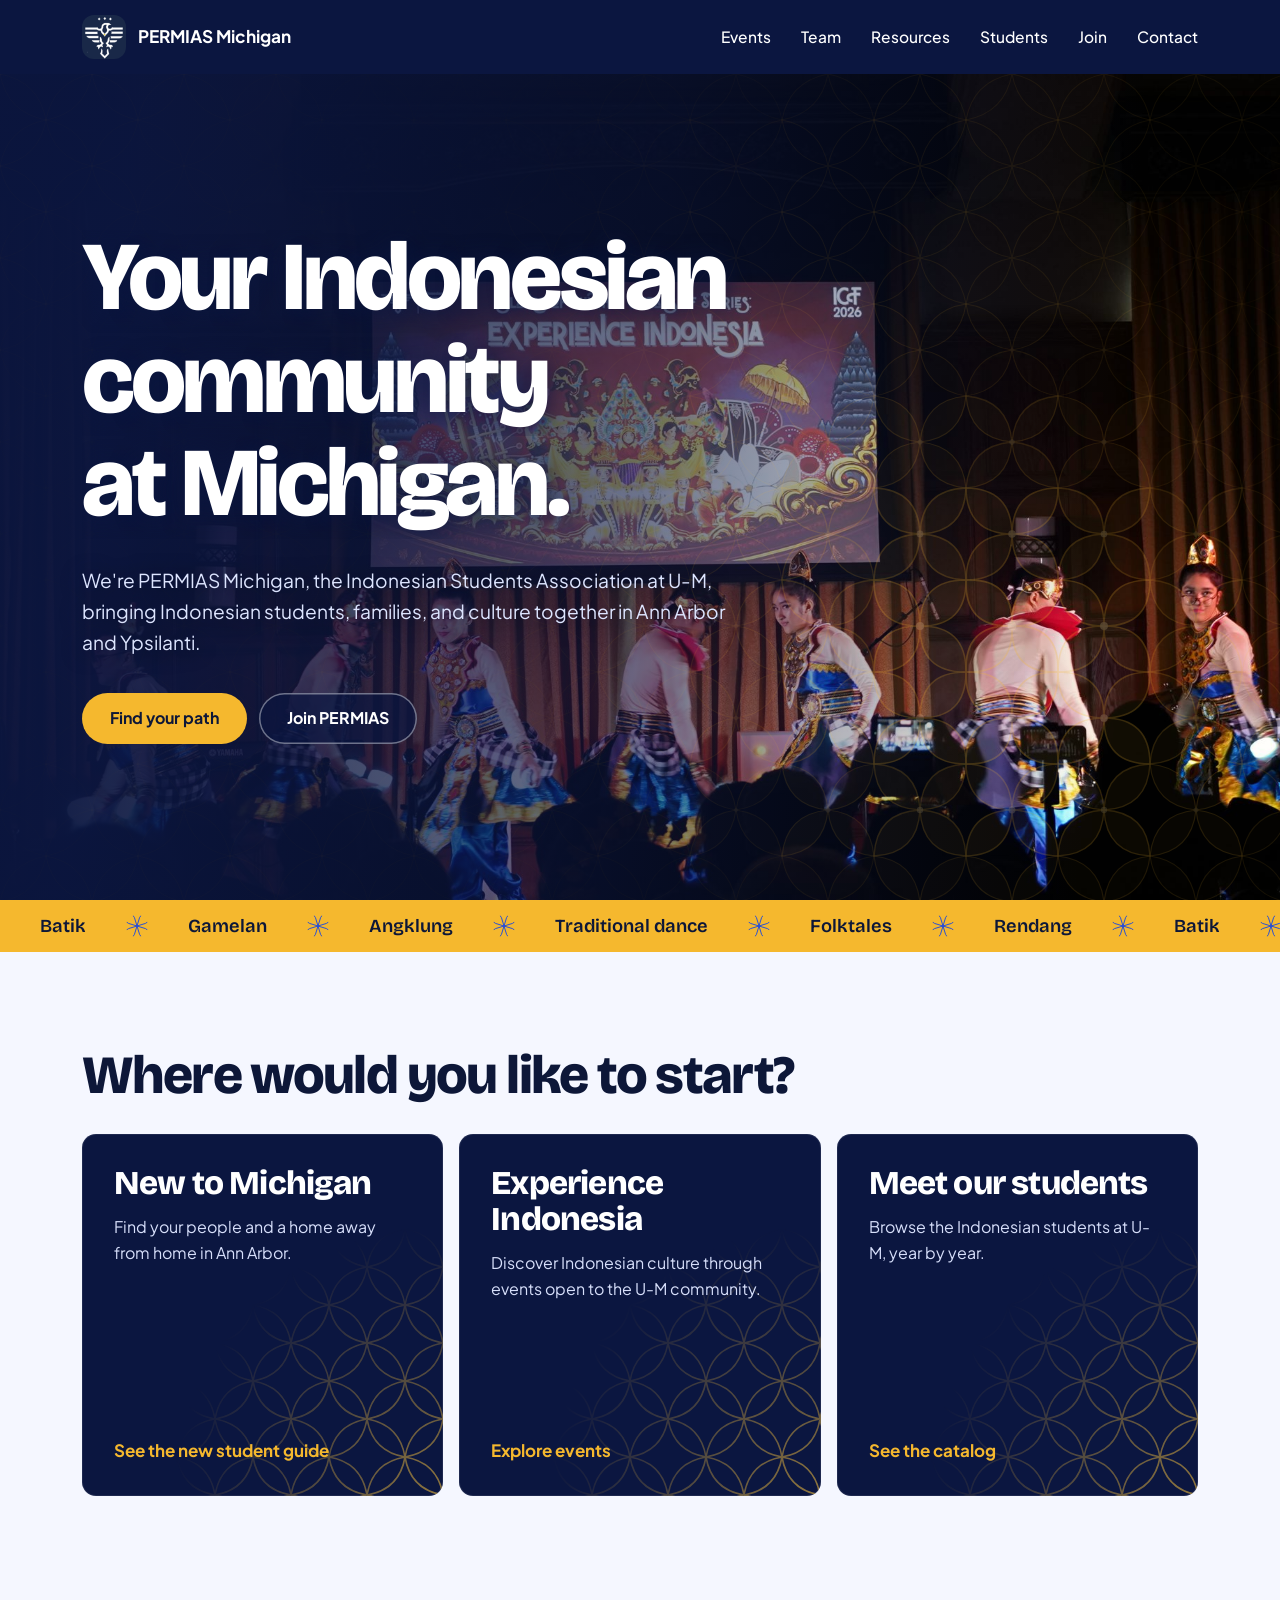
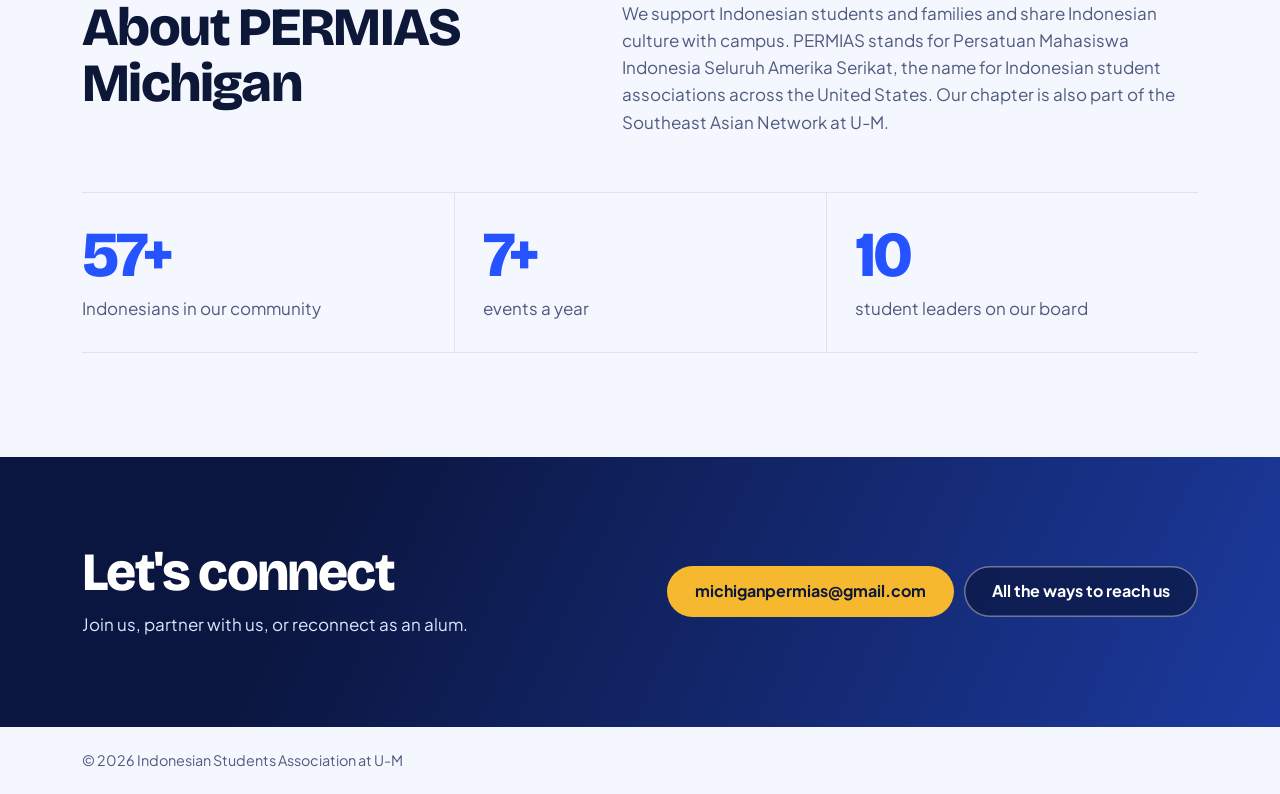
<file: index.html>
<!doctype html>
<html lang="en">
<head>
<meta charset="utf-8">
<meta name="viewport" content="width=device-width, initial-scale=1">
<title>PERMIAS Michigan | Indonesian Students Association at U-M</title>
<meta name="description" content="The Indonesian Students Association at the University of Michigan, in Ann Arbor and Ypsilanti. Find community, events, and support with PERMIAS Michigan.">
<link rel="canonical" href="https://permias-michigan.github.io/">
<meta name="google-site-verification" content="ElSVhhSt5D8a2eiMkN7pmjzdXbxISYIVKENGP04A3Gk">
<meta name="theme-color" content="#0B1640">
<meta property="og:type" content="website">
<meta property="og:site_name" content="PERMIAS Michigan">
<meta property="og:title" content="PERMIAS Michigan">
<meta property="og:description" content="Your Indonesian community at the University of Michigan.">
<meta property="og:url" content="https://permias-michigan.github.io/">
<meta property="og:image" content="https://permias-michigan.github.io/assets/og.jpg">
<meta property="og:image:width" content="1200">
<meta property="og:image:height" content="630">
<meta name="twitter:card" content="summary_large_image">
<link rel="icon" href="assets/favicon.png">
<link rel="preconnect" href="https://fonts.googleapis.com">
<link rel="preconnect" href="https://fonts.gstatic.com" crossorigin>
<link href="https://fonts.googleapis.com/css2?family=Bricolage+Grotesque:opsz,wght@12..96,600;12..96,800&family=Plus+Jakarta+Sans:wght@400;500;700&display=swap" rel="stylesheet">
<link rel="stylesheet" href="css/styles.css?v=20261106g">
<script type="application/ld+json">
{
  "@context": "https://schema.org",
  "@graph": [
    {
      "@type": "WebSite",
      "@id": "https://permias-michigan.github.io/#website",
      "url": "https://permias-michigan.github.io/",
      "name": "PERMIAS Michigan",
      "alternateName": "Indonesian Students Association at U-M"
    },
    {
      "@type": "Organization",
      "@id": "https://permias-michigan.github.io/#organization",
      "name": "PERMIAS Michigan",
      "alternateName": [
        "PERMIAS University of Michigan",
        "PERMIAS U-M",
        "Indonesian Students Association at the University of Michigan"
      ],
      "url": "https://permias-michigan.github.io/",
      "logo": "https://permias-michigan.github.io/assets/logo.png",
      "email": "michiganpermias@gmail.com",
      "sameAs": [
        "https://www.instagram.com/indonesia.umich/"
      ]
    }
  ]
}
</script>
</head>
<body data-page="home">
<a class="skip" href="#main">Skip to content</a>
<header id="bar" class="bar"></header>
<main id="main">
<section class="hero" data-batik="hero">
  <div class="wrap hero-in">
    <h1><span class="ln"><span>Your Indonesian</span></span> <span class="ln"><span>community</span></span> <span class="ln"><span>at Michigan.</span></span></h1>
    <p class="hero-sub">We're PERMIAS Michigan, the Indonesian Students Association at U-M, bringing Indonesian students, families, and culture together in Ann Arbor and Ypsilanti.</p>
    <div class="actions hero-sub">
      <a class="btn sun" href="#paths">Find your path</a>
      <a class="btn ghost" href="join.html">Join PERMIAS</a>
    </div>
  </div>
</section>
<div class="marquee" aria-hidden="true"><div class="track"><div><span>Batik</span><span>Gamelan</span><span>Angklung</span><span>Traditional dance</span><span>Folktales</span><span>Rendang</span></div><div><span>Batik</span><span>Gamelan</span><span>Angklung</span><span>Traditional dance</span><span>Folktales</span><span>Rendang</span></div></div></div>
<div id="next-event"></div>
<section id="paths" class="paths-sec">
  <div class="wrap">
    <h2 class="reveal">Where would you like to start?</h2>
    <div class="paths">
      <a class="path p-navy reveal" href="resources.html#new-students">
        <h3>New to Michigan</h3>
        <p>Find your people and a home away from home in Ann Arbor.</p>
        <span class="go">See the new student guide</span>
      </a>
      <a class="path p-blue reveal" href="events.html">
        <h3>Experience Indonesia</h3>
        <p>Discover Indonesian culture through events open to the U-M community.</p>
        <span class="go">Explore events</span>
      </a>
      <a class="path p-gold reveal" href="students.html">
        <h3>Meet our students</h3>
        <p>Browse the Indonesian students at U-M, year by year.</p>
        <span class="go">See the catalog</span>
      </a>
    </div>
  </div>
</section>
<section id="about" class="wrap sec">
  <div class="intro reveal">
    <h2>About PERMIAS Michigan</h2>
    <p>We support Indonesian students and families and share Indonesian culture with campus. PERMIAS stands for Persatuan Mahasiswa Indonesia Seluruh Amerika Serikat, the name for Indonesian student associations across the United States. Our chapter is also part of the Southeast Asian Network at U-M.</p>
  </div>
  <ul class="stats reveal">
    <li><b data-count="80" data-suffix="+">80+</b><span>Indonesians in our community</span></li>
    <li><b data-count="10" data-suffix="+">10+</b><span>events a year</span></li>
    <li><b data-count="14">14</b><span>student leaders on our board</span></li>
  </ul>
</section>
</main>
<footer id="site-foot"></footer>
<script src="js/content.js?v=20261106g"></script>
<script src="js/main.js?v=20261106g"></script>
</body>
</html>
</file>
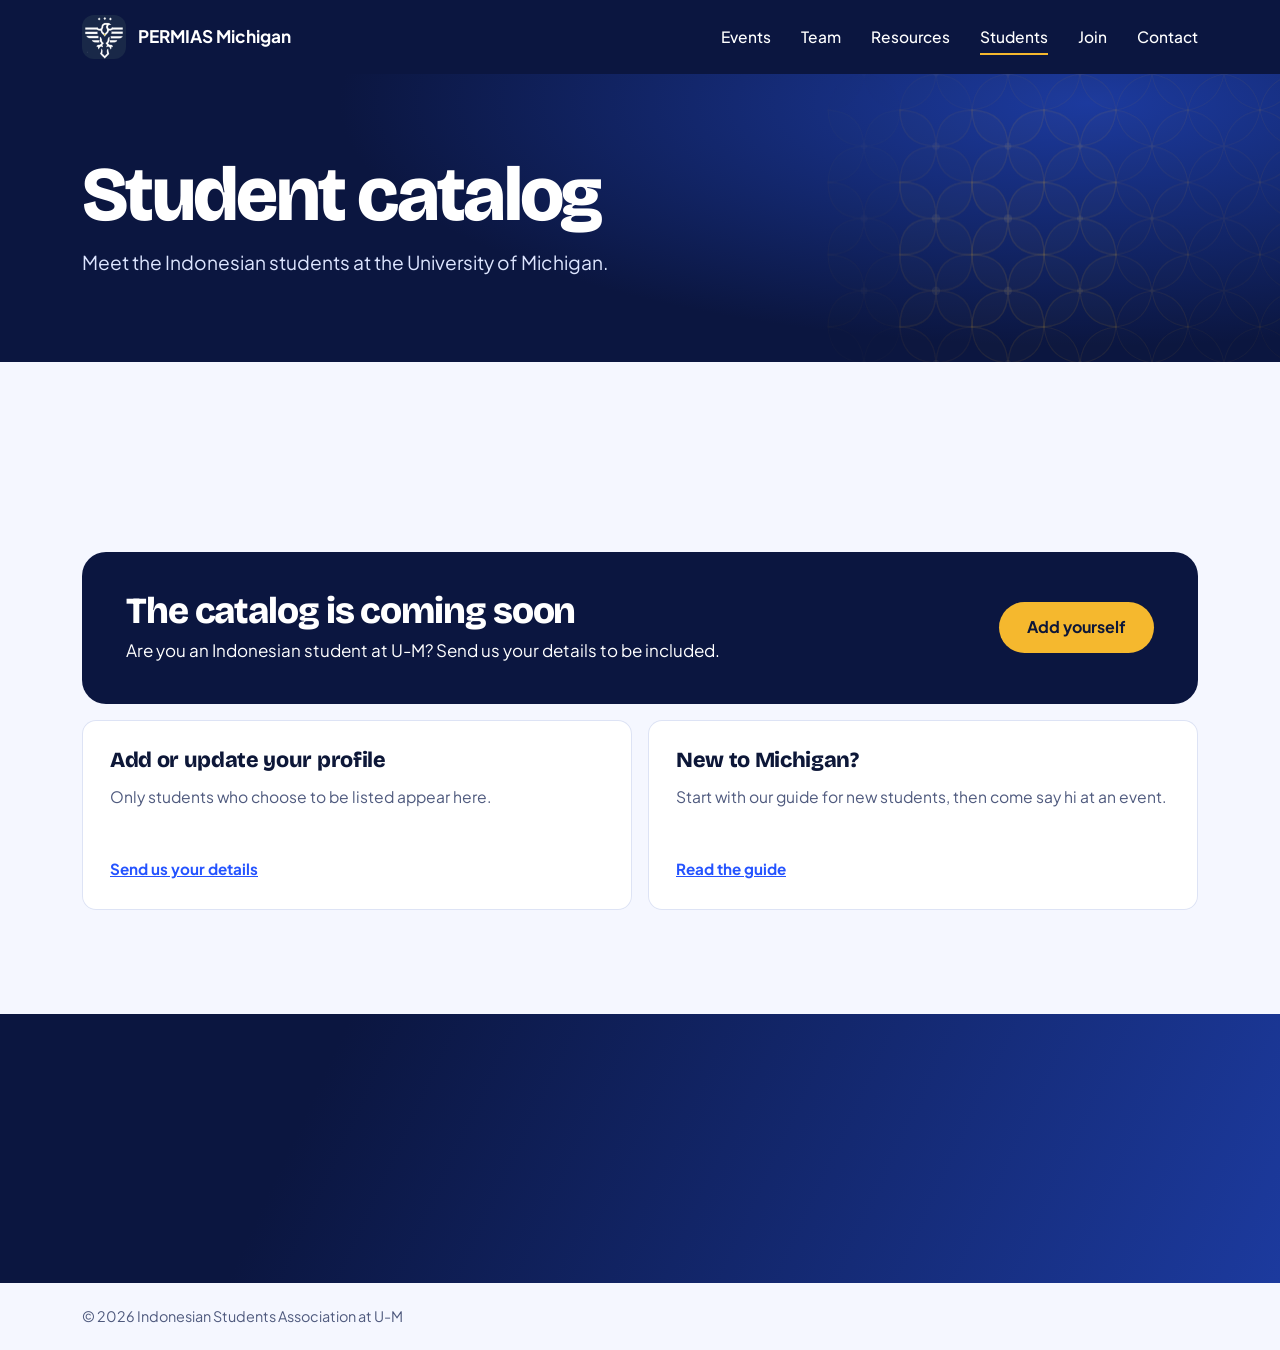
<file: alumni.html>
<!doctype html><meta charset="utf-8"><title>Student catalog | PERMIAS Michigan</title><meta http-equiv="refresh" content="0; url=students.html"><link rel="canonical" href="https://permias-michigan.github.io/students.html"><a href="students.html">Go to the student catalog</a>
</file>
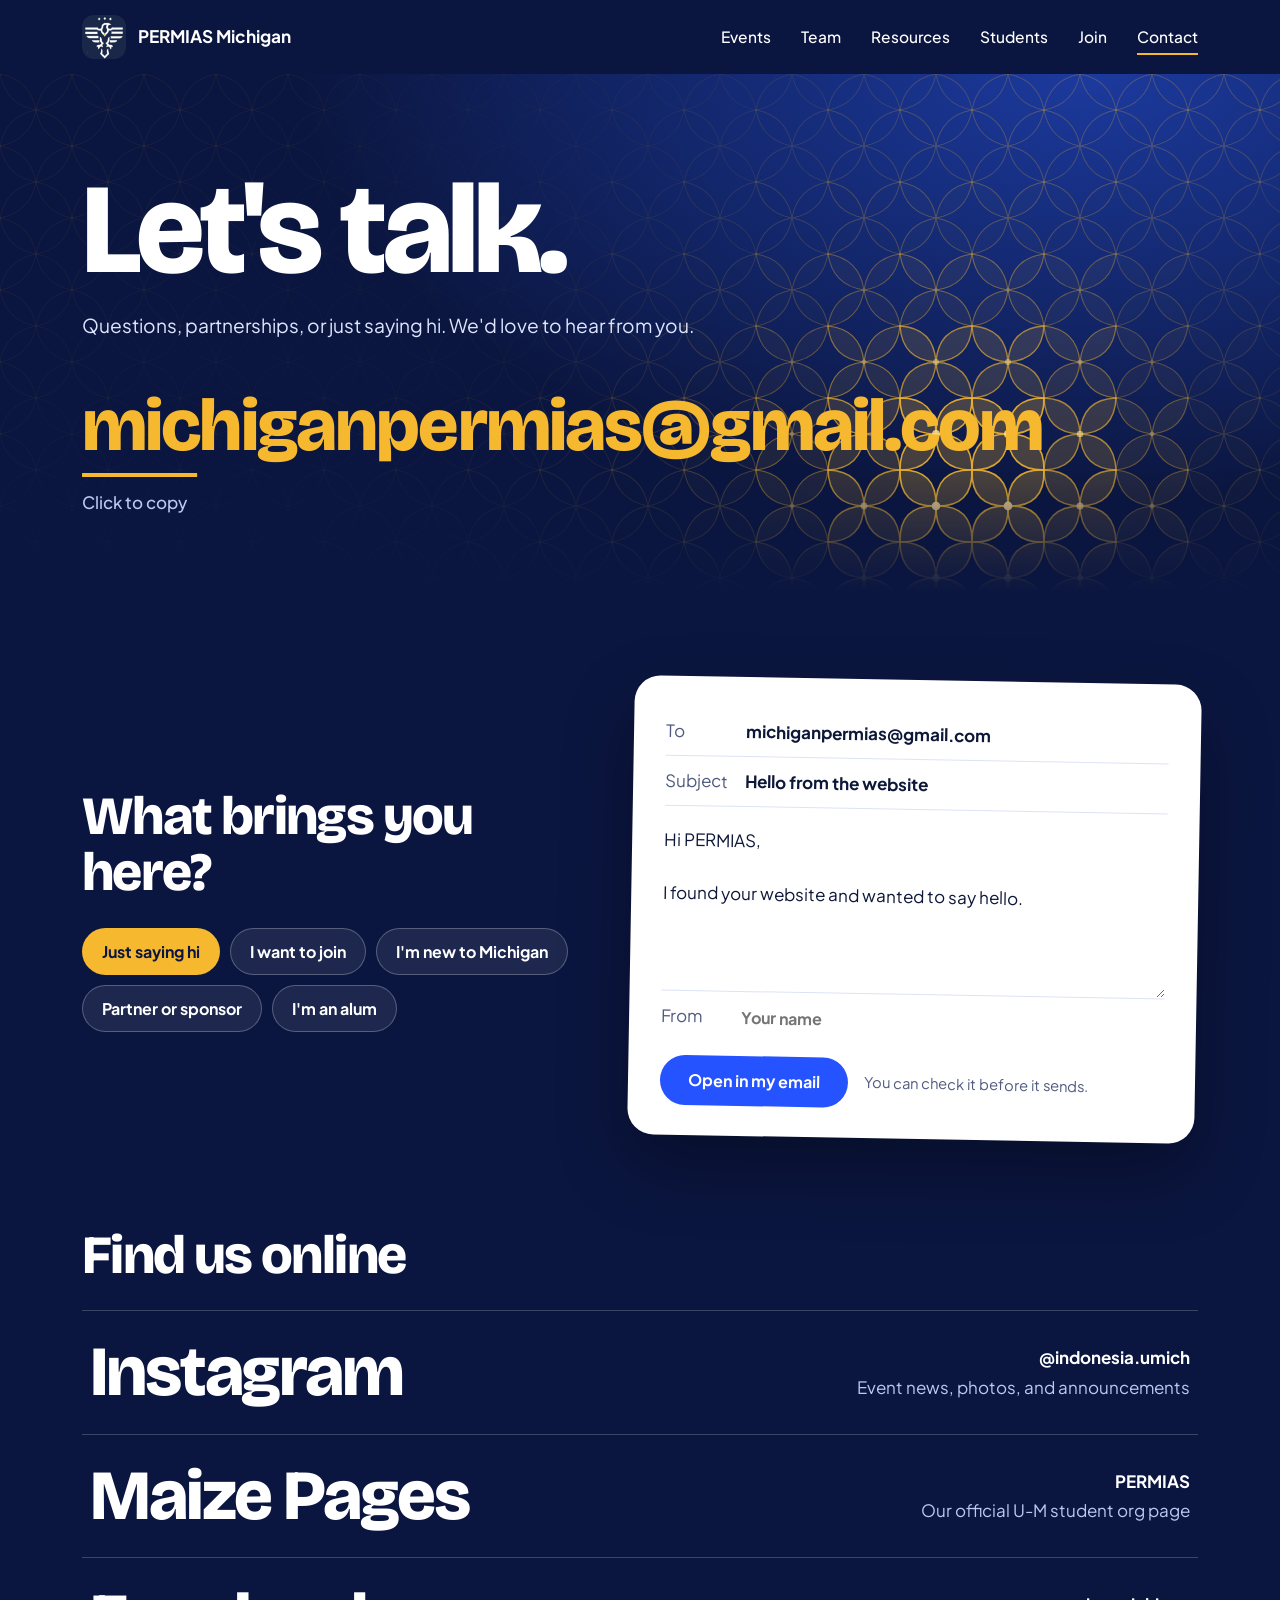
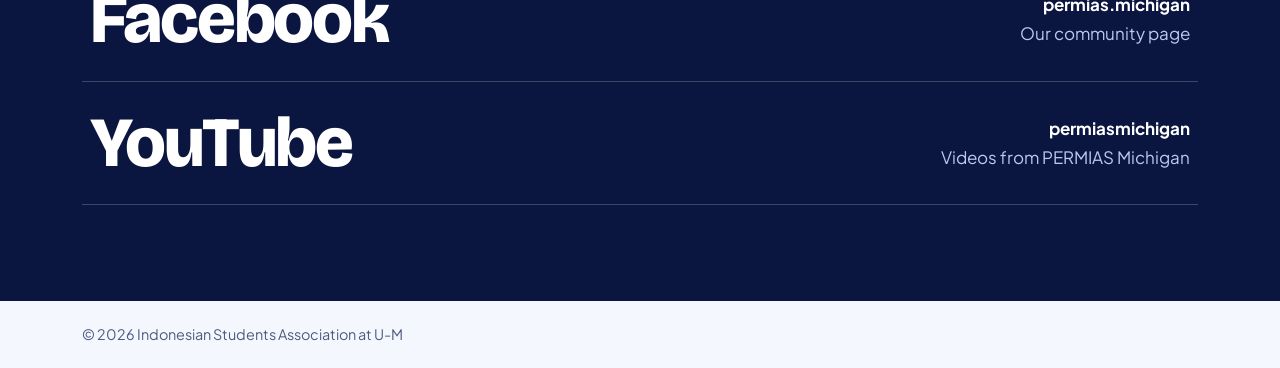
<file: contact.html>
<!doctype html>
<html lang="en">
<head>
<meta charset="utf-8">
<meta name="viewport" content="width=device-width, initial-scale=1">
<title>Contact | PERMIAS Michigan</title>
<meta name="description" content="Contact PERMIAS Michigan, the Indonesian Students Association at the University of Michigan, by email, Instagram, Maize Pages, Facebook, or YouTube.">
<link rel="canonical" href="https://permias-michigan.github.io/contact.html">
<meta name="theme-color" content="#0B1640">
<meta property="og:type" content="website">
<meta property="og:site_name" content="PERMIAS Michigan">
<meta property="og:title" content="Contact PERMIAS Michigan">
<meta property="og:description" content="Email us or find us on Instagram, Maize Pages, Facebook, and YouTube.">
<meta property="og:url" content="https://permias-michigan.github.io/contact.html">
<meta property="og:image" content="https://permias-michigan.github.io/assets/og.jpg">
<meta property="og:image:width" content="1200">
<meta property="og:image:height" content="630">
<meta name="twitter:card" content="summary_large_image">
<link rel="icon" href="assets/favicon.png">
<link rel="preconnect" href="https://fonts.googleapis.com">
<link rel="preconnect" href="https://fonts.gstatic.com" crossorigin>
<link href="https://fonts.googleapis.com/css2?family=Bricolage+Grotesque:opsz,wght@12..96,600;12..96,800&family=Plus+Jakarta+Sans:wght@400;500;700&display=swap" rel="stylesheet">
<link rel="stylesheet" href="css/styles.css?v=20261106g">
</head>
<body data-page="contact">
<a class="skip" href="#main">Skip to content</a>
<header id="bar" class="bar"></header>
<main id="main">
<div class="talk">
<section class="talk-hero" data-batik>
  <div class="wrap">
    <h1>Let's talk.</h1>
    <p>Questions, partnerships, or just saying hi. We'd love to hear from you.</p>
    <button class="talk-email" id="talk-email" type="button"><span id="talk-address"></span></button>
    <p class="talk-hint" id="talk-hint" role="status">Click to copy</p>
  </div>
</section>
<section class="wrap talk-write">
  <div class="talk-ask reveal">
    <h2>What brings you here?</h2>
    <div class="talk-chips" id="talk-chips"></div>
  </div>
  <form class="letter reveal" id="letter">
    <p class="letter-line"><span>To</span><b id="letter-to"></b></p>
    <p class="letter-line"><span>Subject</span><b id="letter-subject"></b></p>
    <label class="letter-msg"><span class="sr">Your message</span><textarea id="letter-body" rows="6"></textarea></label>
    <label class="letter-name">From<input id="letter-name" autocomplete="name" placeholder="Your name"></label>
    <div class="letter-foot">
      <button class="btn blue" type="submit">Open in my email</button>
      <small>You can check it before it sends.</small>
    </div>
  </form>
</section>
<section class="talk-social">
  <div class="wrap">
    <h2 class="reveal">Find us online</h2>
    <div class="social-rows" id="social-grid"></div>
  </div>
  <img class="social-float" id="social-float" alt="" aria-hidden="true">
</section>
</div>
</main>
<footer id="site-foot"></footer>
<script src="js/content.js?v=20261106g"></script>
<script src="js/main.js?v=20261106g"></script>
</body>
</html>
</file>
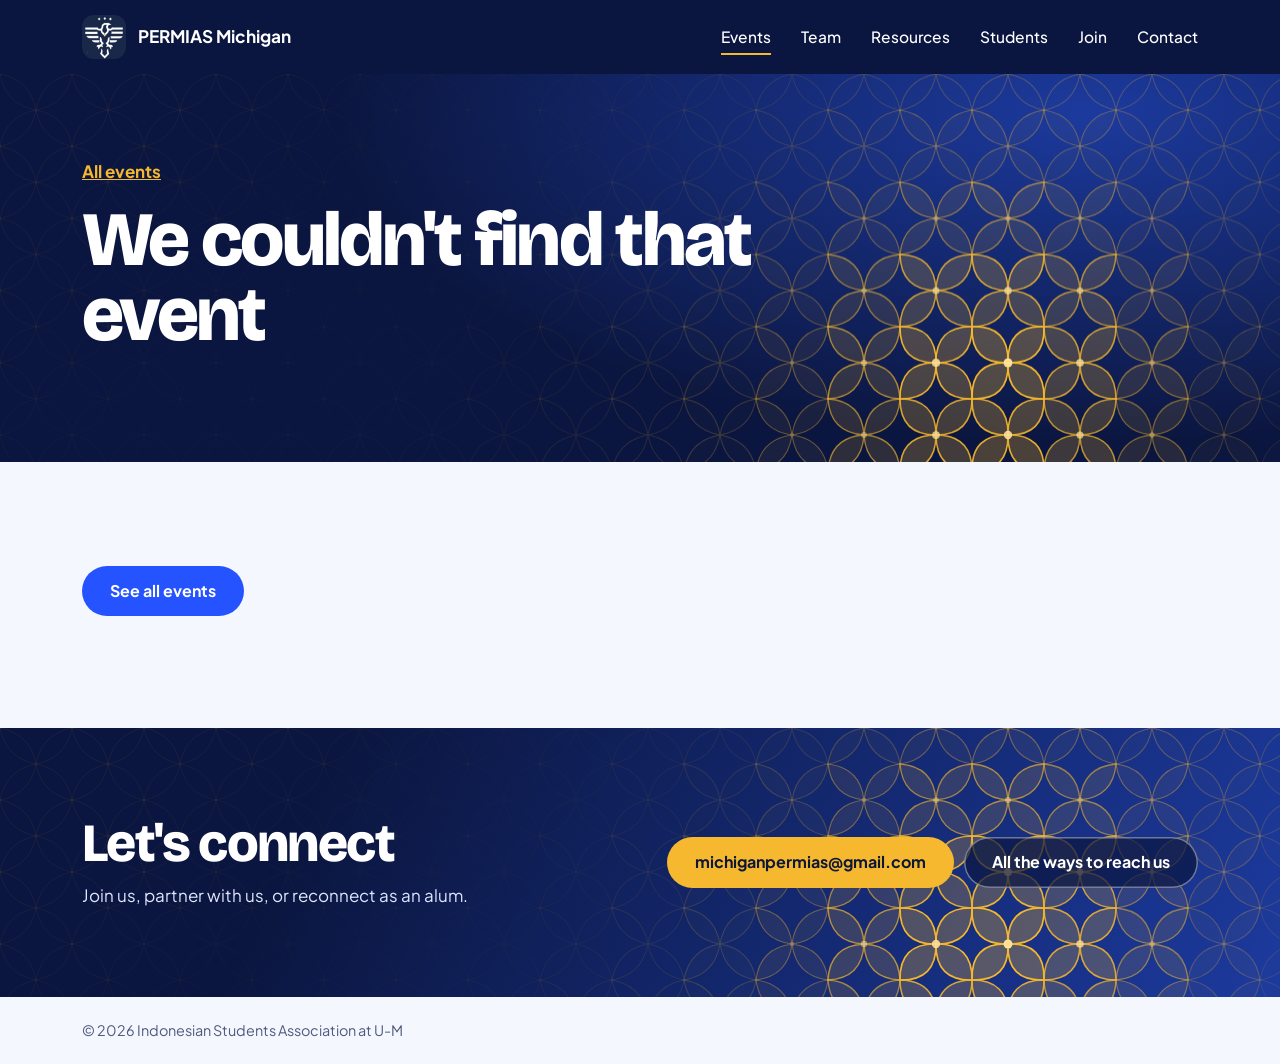
<file: event.html>
<!doctype html>
<html lang="en">
<head>
<meta charset="utf-8">
<meta name="viewport" content="width=device-width, initial-scale=1">
<title>Event | PERMIAS Michigan</title>
<meta name="description" content="The Indonesian Students Association at the University of Michigan, in Ann Arbor and Ypsilanti.">
<meta name="theme-color" content="#0B1640">
<meta property="og:type" content="website">
<meta property="og:site_name" content="PERMIAS Michigan">
<meta property="og:title" content="Events | PERMIAS Michigan">
<meta property="og:description" content="Events from the Indonesian Students Association at U-M.">
<meta property="og:url" content="https://permias-michigan.github.io/event.html">
<meta property="og:image" content="https://permias-michigan.github.io/assets/og.jpg">
<meta property="og:image:width" content="1200">
<meta property="og:image:height" content="630">
<meta name="twitter:card" content="summary_large_image">
<link rel="icon" href="assets/favicon.png">
<link rel="preconnect" href="https://fonts.googleapis.com">
<link rel="preconnect" href="https://fonts.gstatic.com" crossorigin>
<link href="https://fonts.googleapis.com/css2?family=Bricolage+Grotesque:opsz,wght@12..96,600;12..96,800&family=Plus+Jakarta+Sans:wght@400;500;700&display=swap" rel="stylesheet">
<link rel="stylesheet" href="css/styles.css?v=20261106g">
</head>
<body data-page="event">
<a class="skip" href="#main">Skip to content</a>
<header id="bar" class="bar"></header>
<main id="main">
<section class="page-head" data-batik><div class="wrap">
  <a class="back" href="events.html">All events</a>
  <h1 id="event-title">Event</h1>
  <p id="event-theme"></p>
  <ul id="event-facts" class="facts"></ul>
</div></section>
<section id="event-body" class="wrap sec"></section>
</main>
<footer id="site-foot"></footer>
<script src="js/content.js?v=20261106g"></script>
<script src="js/main.js?v=20261106g"></script>
</body>
</html>
</file>
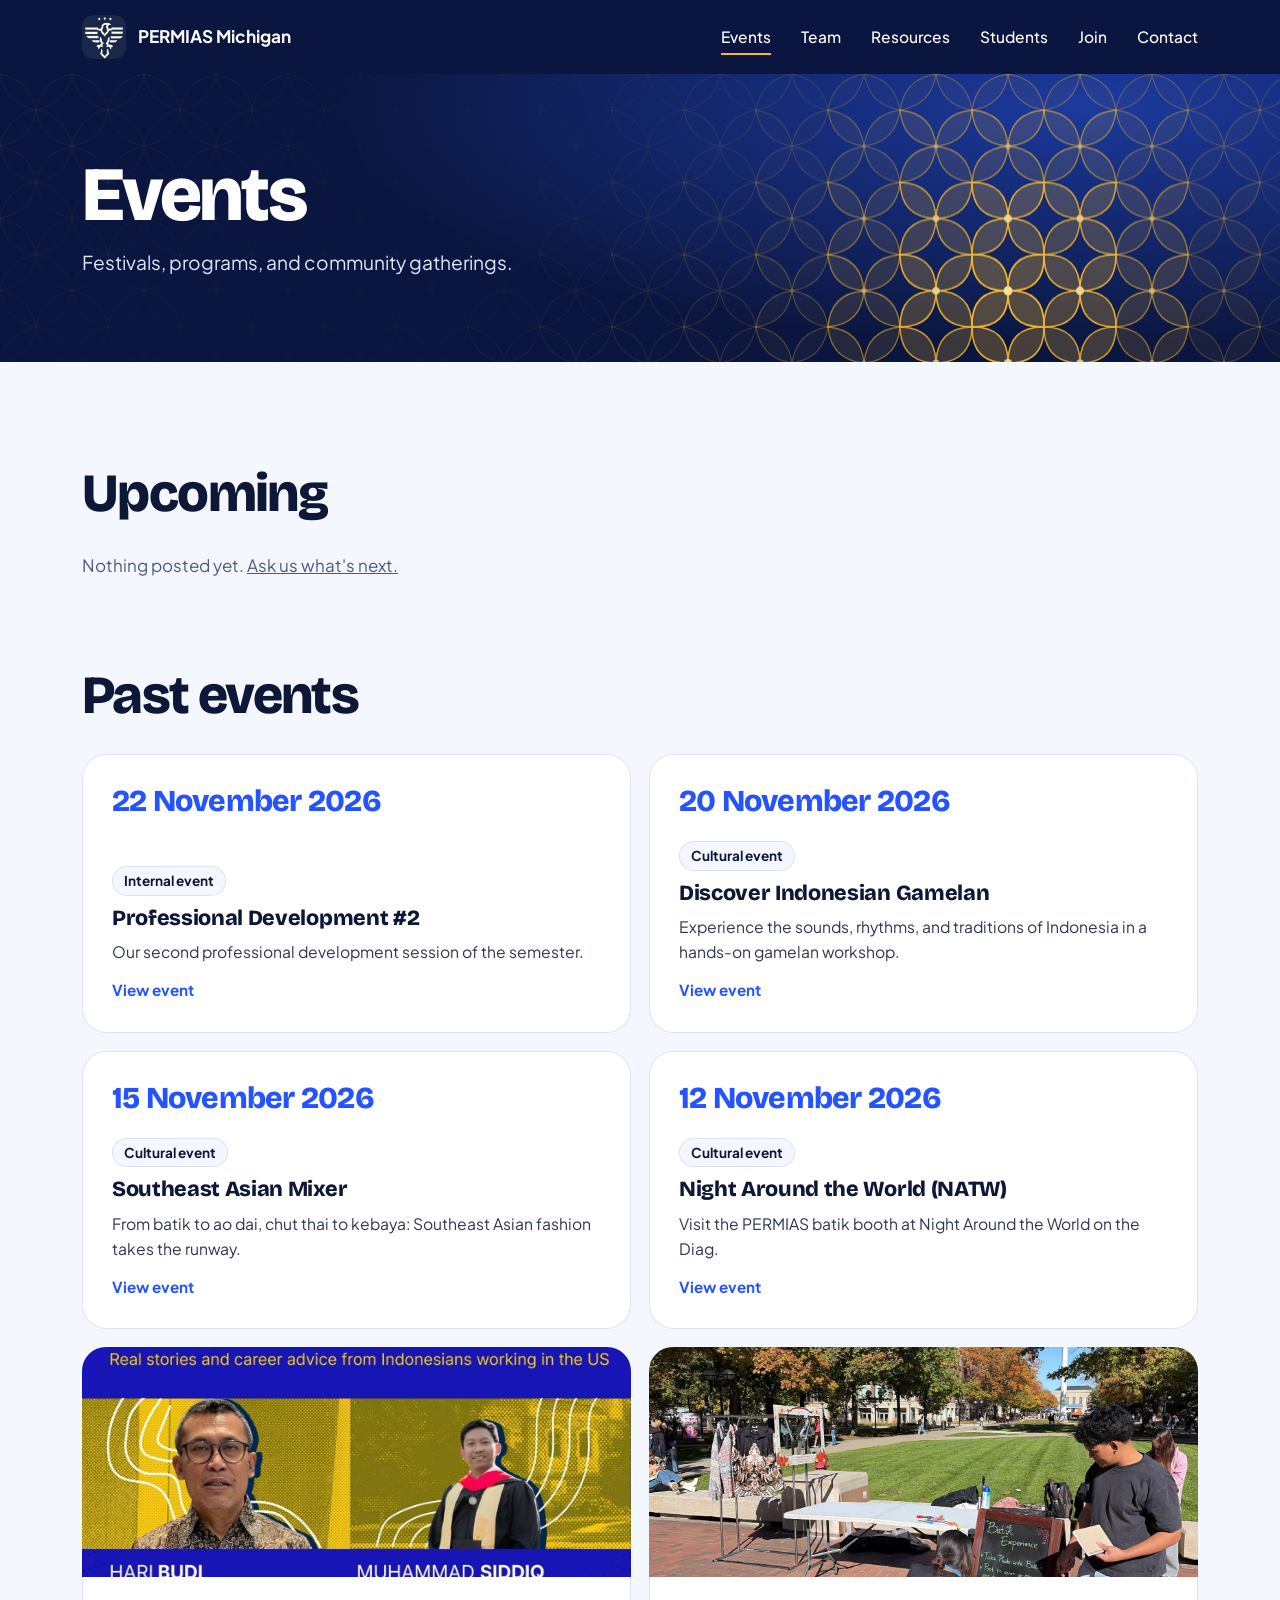
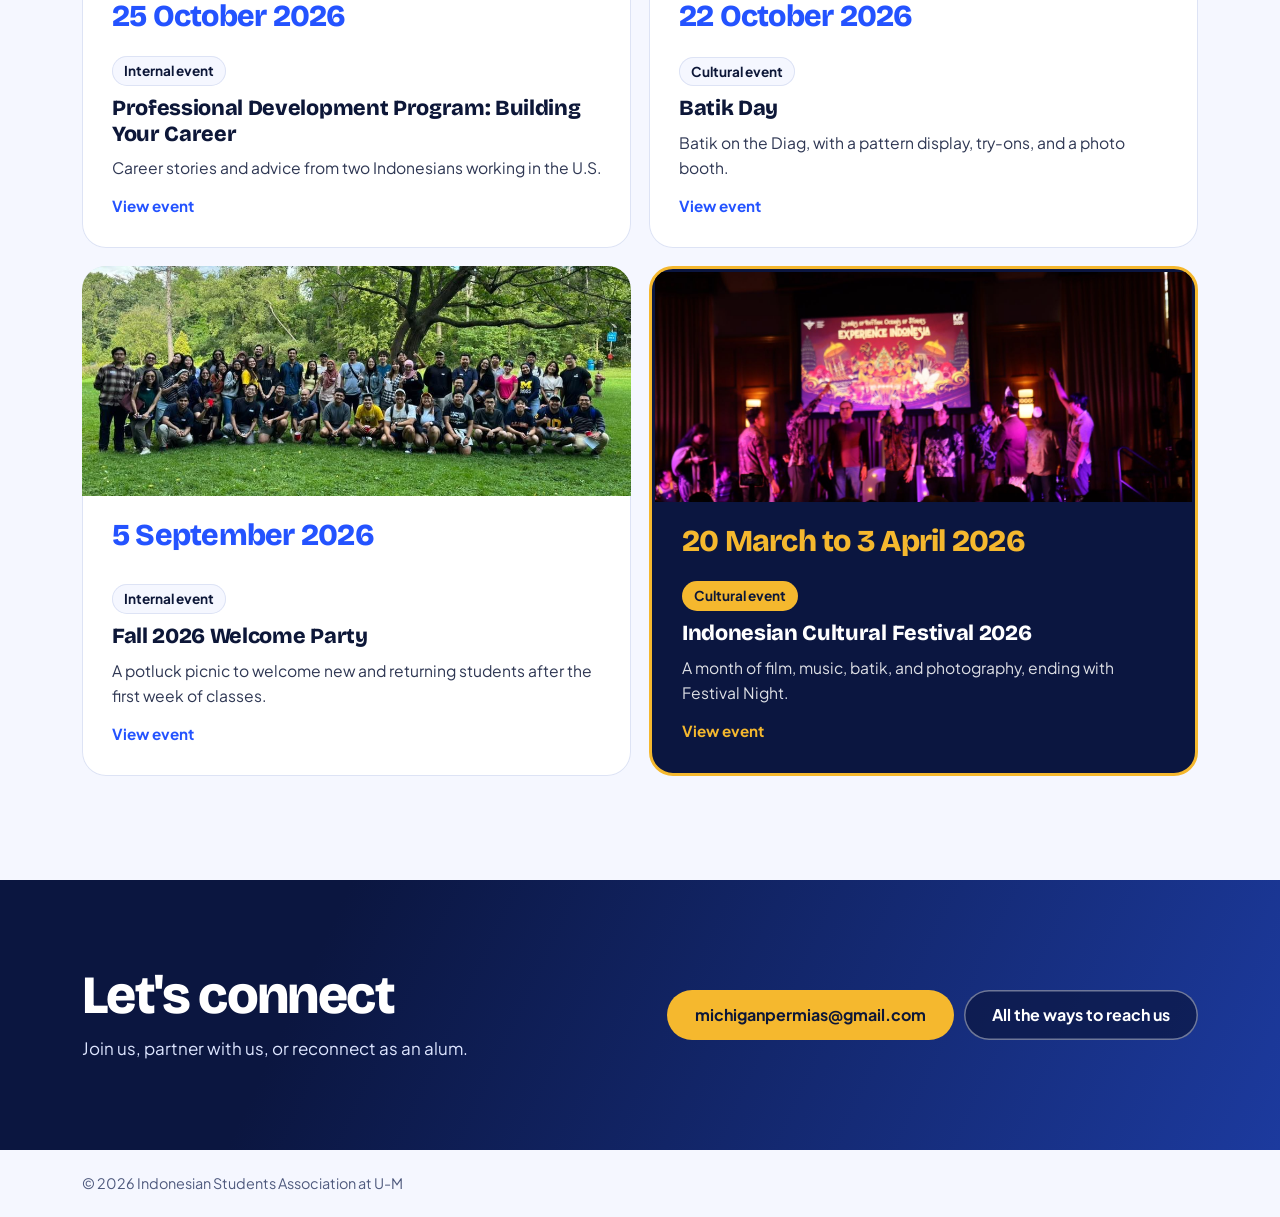
<file: events.html>
<!doctype html>
<html lang="en">
<head>
<meta charset="utf-8">
<meta name="viewport" content="width=device-width, initial-scale=1">
<title>Events | PERMIAS Michigan</title>
<meta name="description" content="Upcoming and past events from PERMIAS Michigan, the Indonesian Students Association at the University of Michigan.">
<link rel="canonical" href="https://permias-michigan.github.io/events.html">
<meta name="theme-color" content="#0B1640">
<meta property="og:type" content="website">
<meta property="og:site_name" content="PERMIAS Michigan">
<meta property="og:title" content="Events | PERMIAS Michigan">
<meta property="og:description" content="Upcoming and past events from the Indonesian Students Association at U-M.">
<meta property="og:url" content="https://permias-michigan.github.io/events.html">
<meta property="og:image" content="https://permias-michigan.github.io/assets/og.jpg">
<meta property="og:image:width" content="1200">
<meta property="og:image:height" content="630">
<meta name="twitter:card" content="summary_large_image">
<link rel="icon" href="assets/favicon.png">
<link rel="preconnect" href="https://fonts.googleapis.com">
<link rel="preconnect" href="https://fonts.gstatic.com" crossorigin>
<link href="https://fonts.googleapis.com/css2?family=Bricolage+Grotesque:opsz,wght@12..96,600;12..96,800&family=Plus+Jakarta+Sans:wght@400;500;700&display=swap" rel="stylesheet">
<link rel="stylesheet" href="css/styles.css?v=20261106g">
</head>
<body data-page="events">
<a class="skip" href="#main">Skip to content</a>
<header id="bar" class="bar"></header>
<main id="main">
<section class="page-head" data-batik><div class="wrap"><h1>Events</h1><p>Festivals, programs, and community gatherings.</p></div></section>
<section class="wrap sec">
  <h2 class="reveal">Upcoming</h2>
  <div id="upcoming" class="reveal"></div>
  <div id="past-events" class="past-head reveal">
    <h2>Past events</h2>
  </div>
  <ul id="past" class="cards"></ul>
</section>
</main>
<footer id="site-foot"></footer>
<script src="js/content.js?v=20261106g"></script>
<script src="js/main.js?v=20261106g"></script>
</body>
</html>
</file>
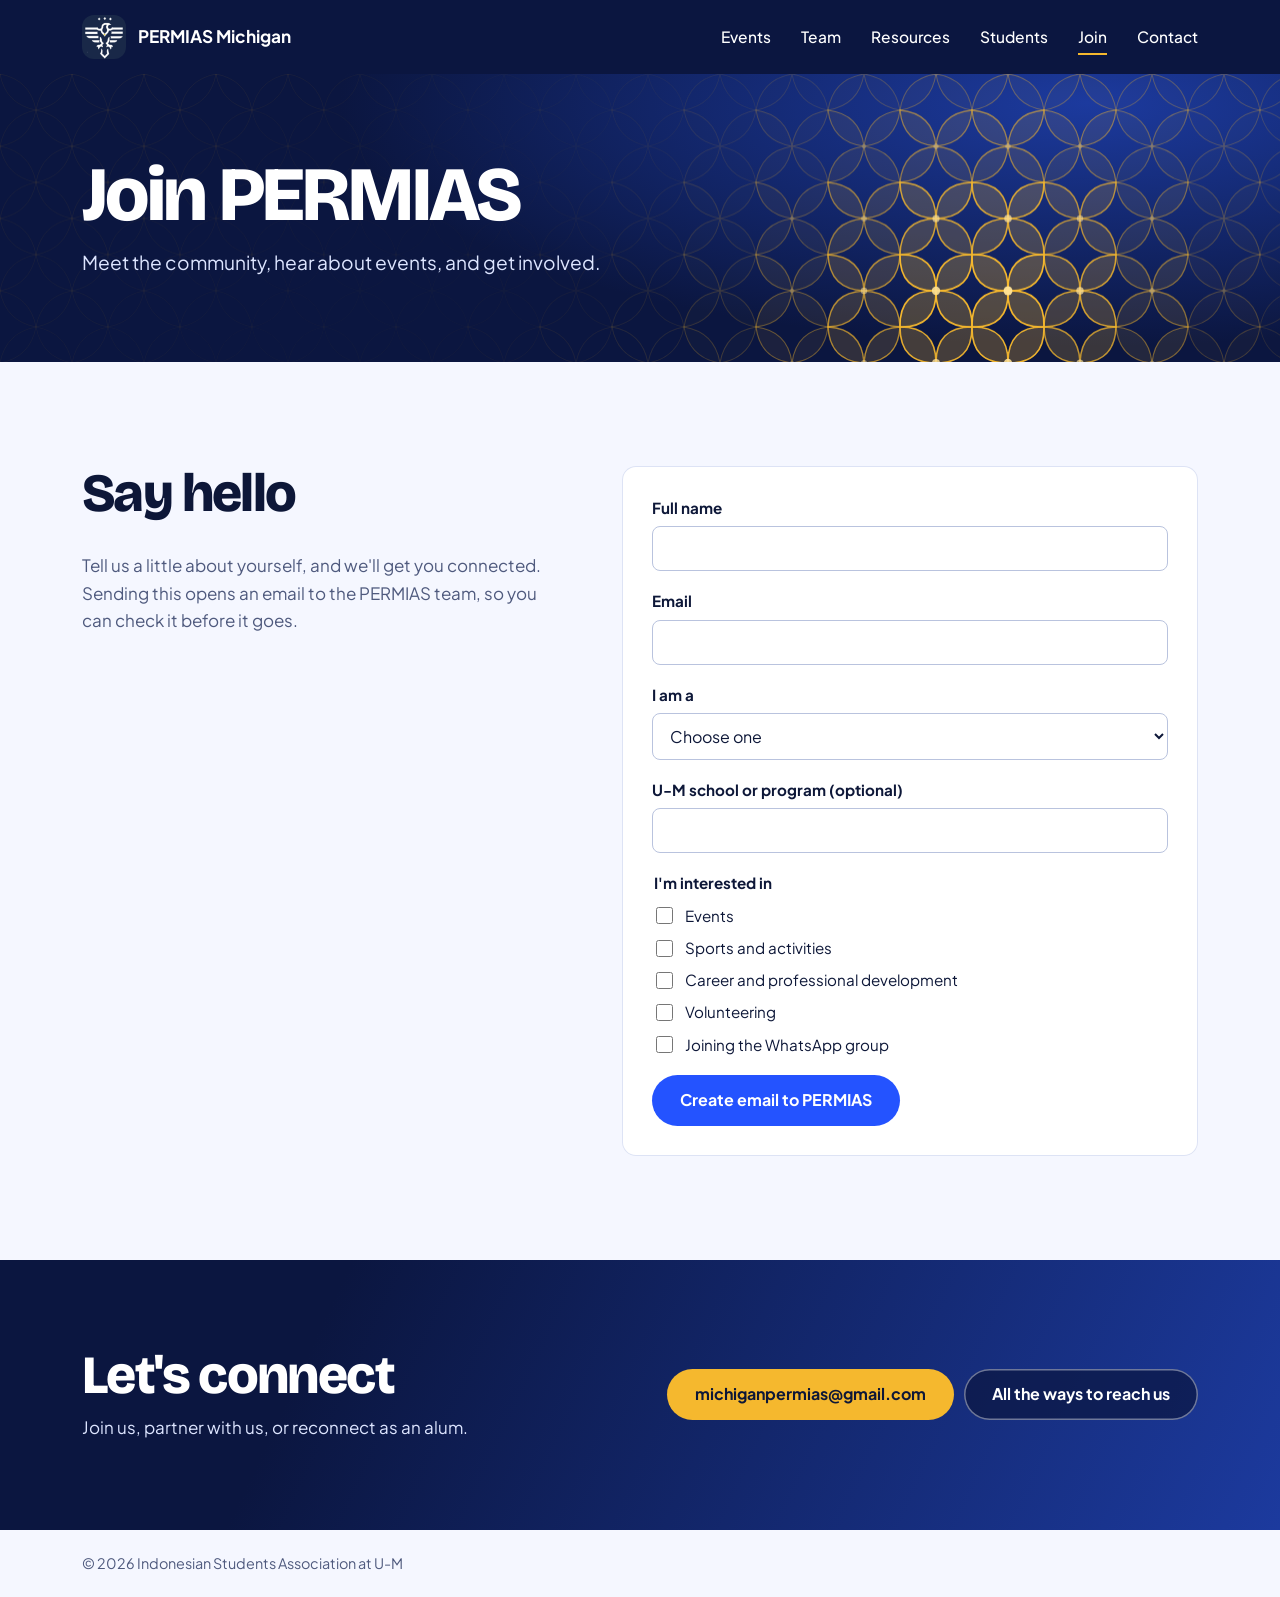
<file: join.html>
<!doctype html>
<html lang="en">
<head>
<meta charset="utf-8">
<meta name="viewport" content="width=device-width, initial-scale=1">
<title>Join | PERMIAS Michigan</title>
<meta name="description" content="Join PERMIAS Michigan, the Indonesian Students Association at the University of Michigan. Meet the community and get involved.">
<link rel="canonical" href="https://permias-michigan.github.io/join.html">
<meta name="theme-color" content="#0B1640">
<meta property="og:type" content="website">
<meta property="og:site_name" content="PERMIAS Michigan">
<meta property="og:title" content="Join PERMIAS Michigan">
<meta property="og:description" content="Meet the community and get involved.">
<meta property="og:url" content="https://permias-michigan.github.io/join.html">
<meta property="og:image" content="https://permias-michigan.github.io/assets/og.jpg">
<meta property="og:image:width" content="1200">
<meta property="og:image:height" content="630">
<meta name="twitter:card" content="summary_large_image">
<link rel="icon" href="assets/favicon.png">
<link rel="preconnect" href="https://fonts.googleapis.com">
<link rel="preconnect" href="https://fonts.gstatic.com" crossorigin>
<link href="https://fonts.googleapis.com/css2?family=Bricolage+Grotesque:opsz,wght@12..96,600;12..96,800&family=Plus+Jakarta+Sans:wght@400;500;700&display=swap" rel="stylesheet">
<link rel="stylesheet" href="css/styles.css?v=20261106g">
</head>
<body data-page="join">
<a class="skip" href="#main">Skip to content</a>
<header id="bar" class="bar"></header>
<main id="main">
<section class="page-head" data-batik><div class="wrap"><h1>Join PERMIAS</h1><p>Meet the community, hear about events, and get involved.</p></div></section>
<section class="wrap sec join-grid">
  <div class="reveal">
    <h2>Say hello</h2>
    <p class="note join-copy">Tell us a little about yourself, and we'll get you connected. Sending this opens an email to the PERMIAS team, so you can check it before it goes.</p>
  </div>
  <div id="join-box" class="reveal">
    <form id="join-form" class="join-form">
      <label>Full name<input name="name" required autocomplete="name"></label>
      <label>Email<input name="email" type="email" required autocomplete="email"></label>
      <label>I am a
        <select name="status" required>
          <option value="">Choose one</option>
          <option>New U-M student</option>
          <option>Current U-M student</option>
          <option>Alum</option>
          <option>Family member or community member</option>
          <option>Friend of Indonesia</option>
        </select>
      </label>
      <label>U-M school or program (optional)<input name="program"></label>
      <fieldset>
        <legend>I'm interested in</legend>
        <label class="check"><input type="checkbox" name="interest" value="Events"> Events</label>
        <label class="check"><input type="checkbox" name="interest" value="Sports and activities"> Sports and activities</label>
        <label class="check"><input type="checkbox" name="interest" value="Career and professional development"> Career and professional development</label>
        <label class="check"><input type="checkbox" name="interest" value="Volunteering"> Volunteering</label>
        <label class="check"><input type="checkbox" name="interest" value="WhatsApp group"> Joining the WhatsApp group</label>
      </fieldset>
      <button class="btn blue" type="submit">Create email to PERMIAS</button>
    </form>
  </div>
</section>
</main>
<footer id="site-foot"></footer>
<script src="js/content.js?v=20261106g"></script>
<script src="js/main.js?v=20261106g"></script>
</body>
</html>
</file>
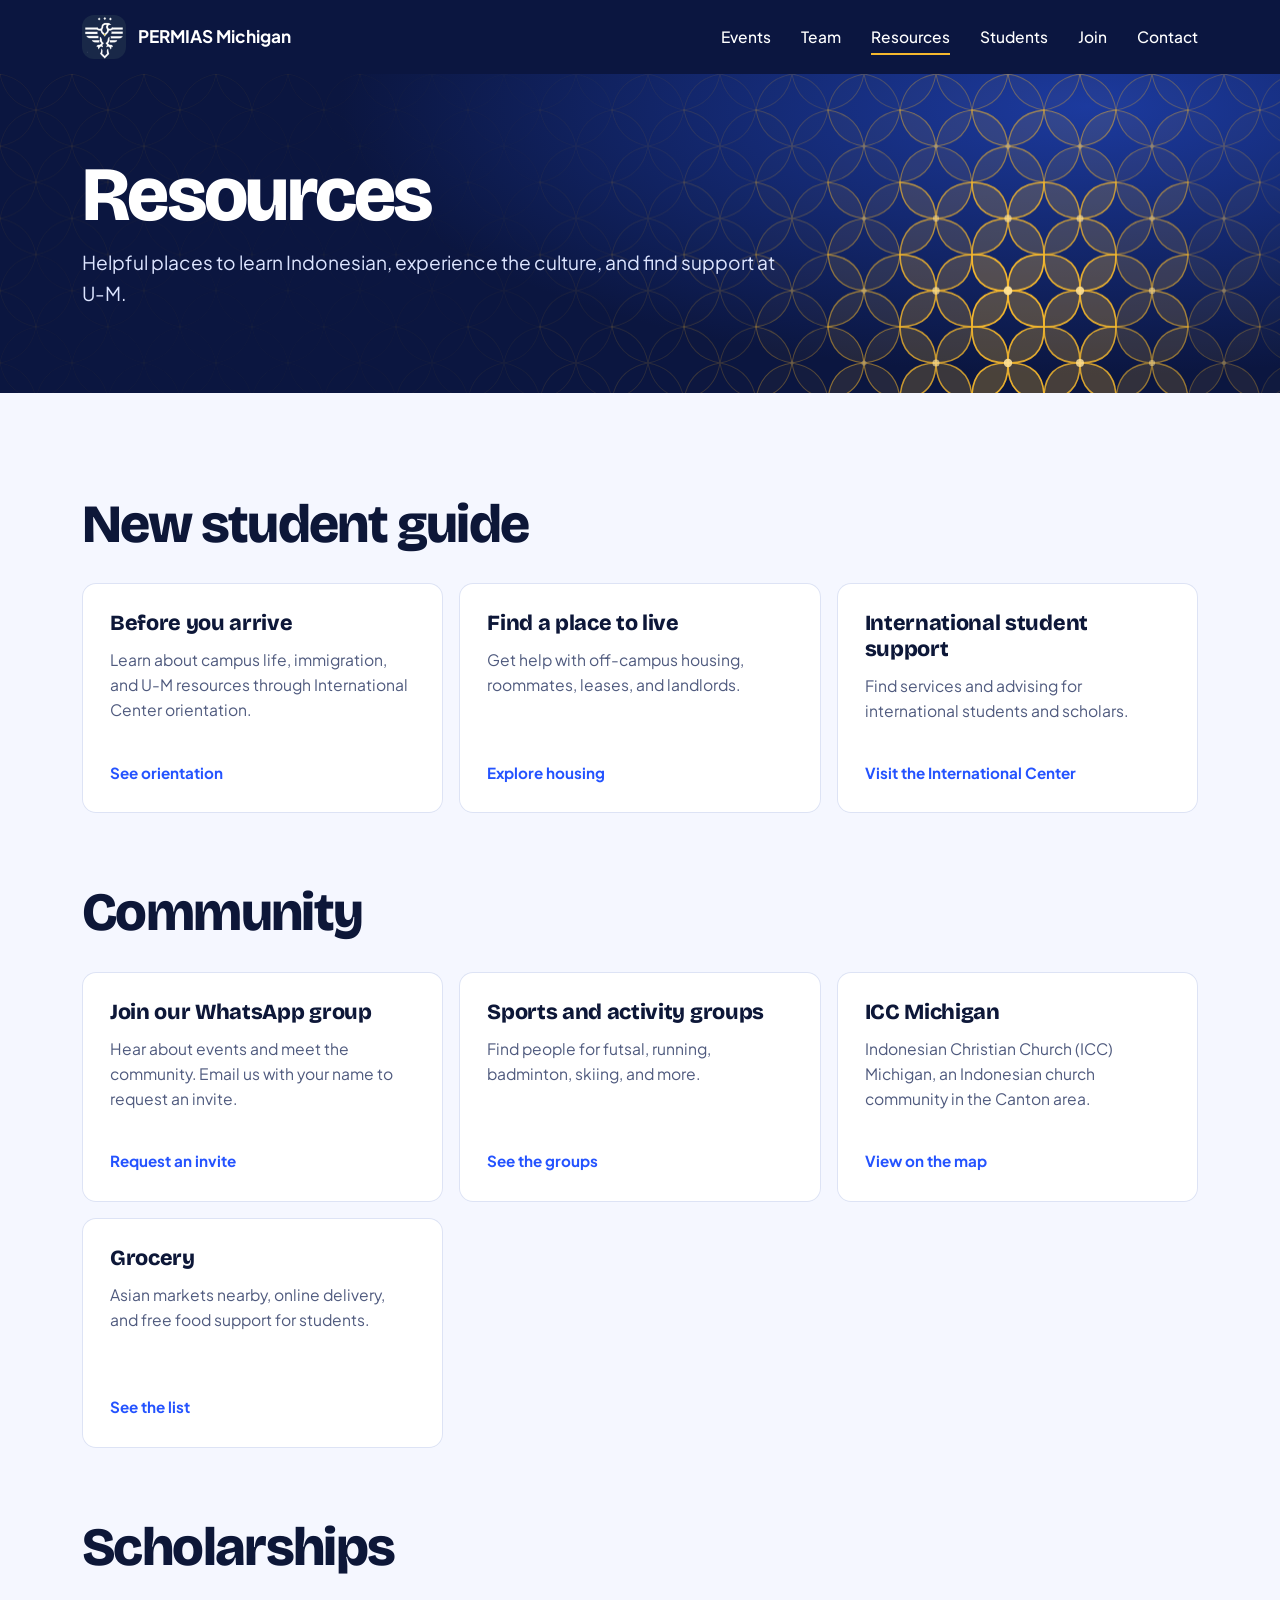
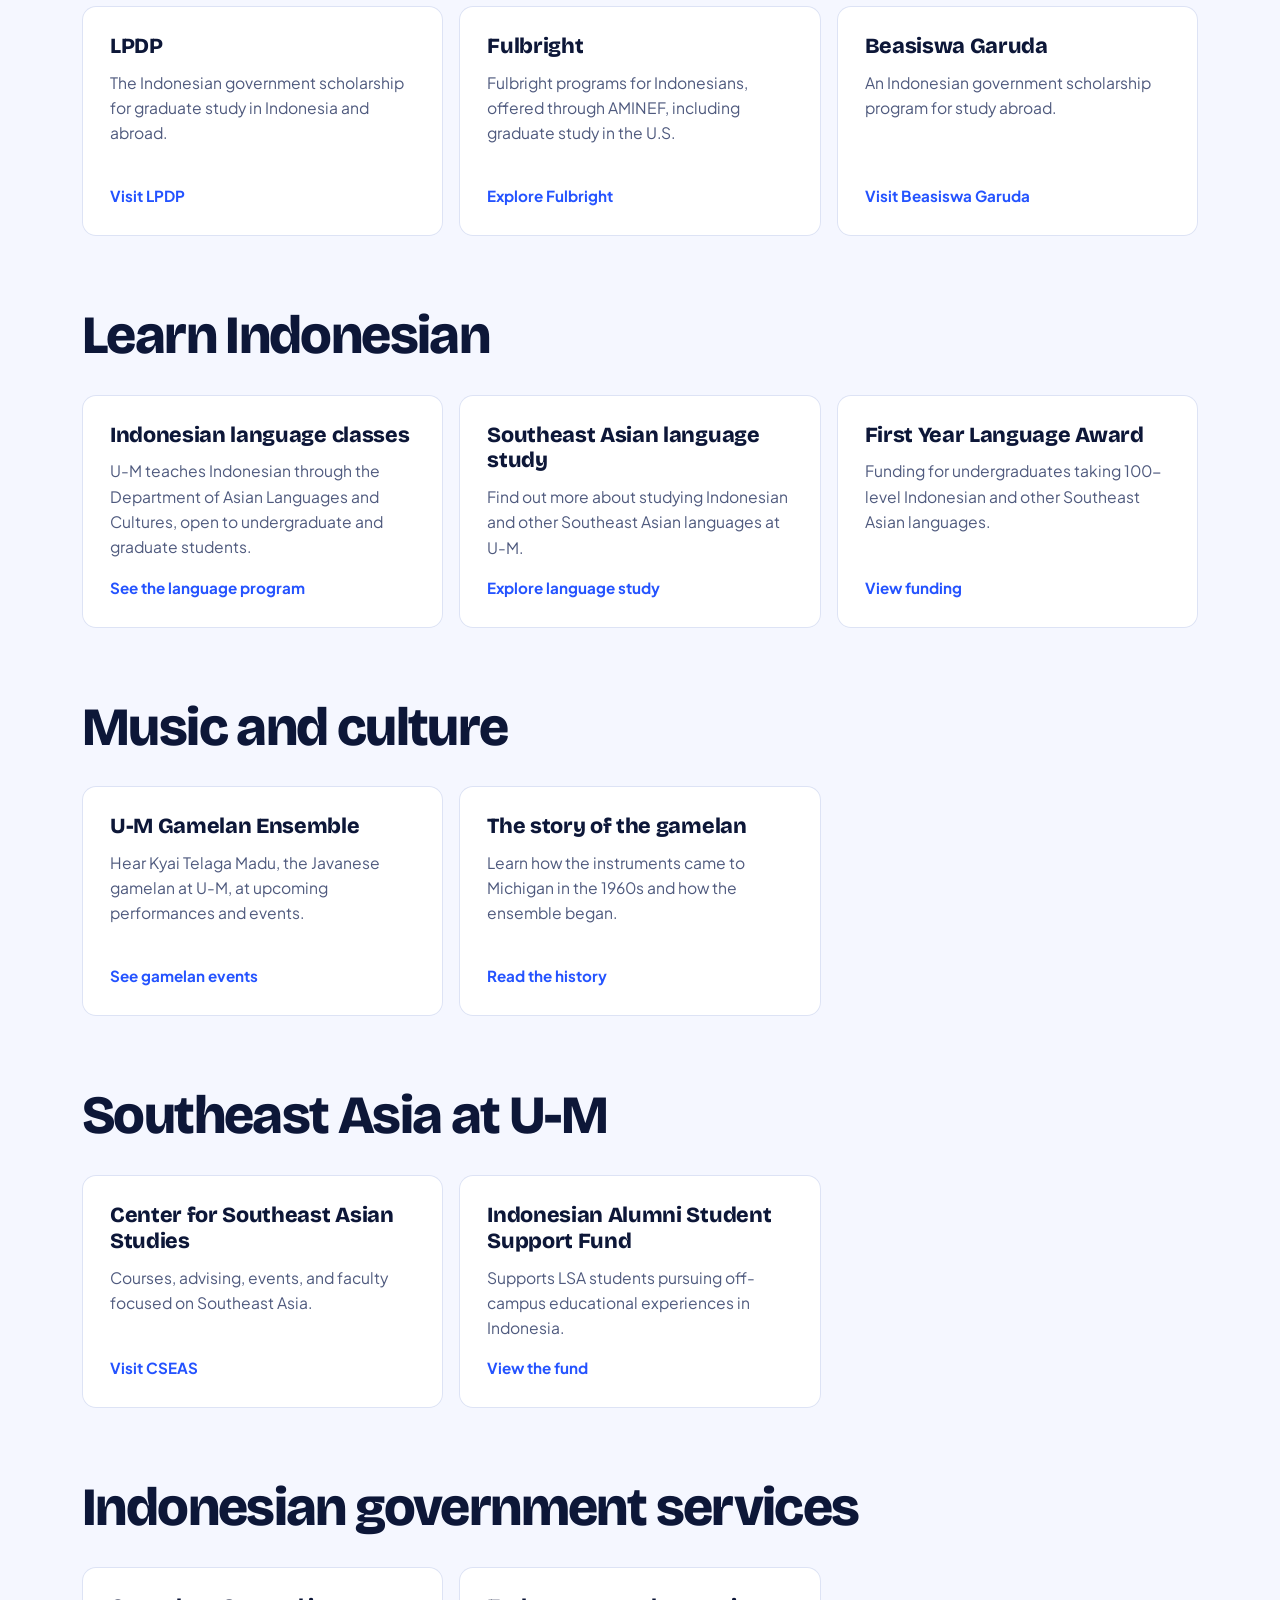
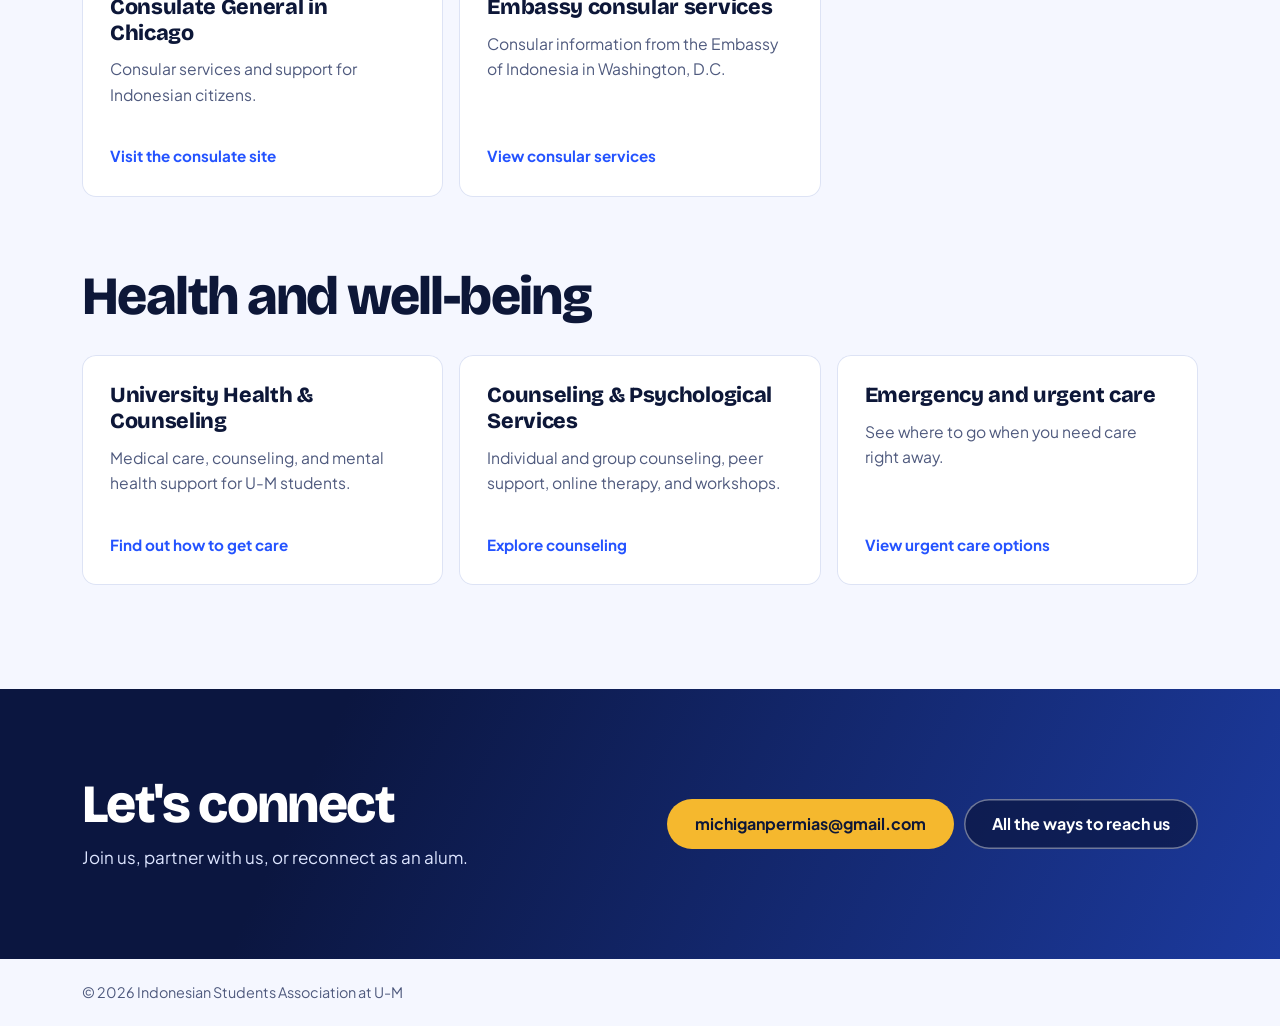
<file: resources.html>
<!doctype html>
<html lang="en">
<head>
<meta charset="utf-8">
<meta name="viewport" content="width=device-width, initial-scale=1">
<title>Resources | PERMIAS Michigan</title>
<meta name="description" content="Community, scholarships, language classes, and support for Indonesian students at the University of Michigan, from PERMIAS Michigan.">
<link rel="canonical" href="https://permias-michigan.github.io/resources.html">
<meta name="theme-color" content="#0B1640">
<meta property="og:type" content="website">
<meta property="og:site_name" content="PERMIAS Michigan">
<meta property="og:title" content="Resources | PERMIAS Michigan">
<meta property="og:description" content="Community, scholarships, language classes, and support for Indonesian students at U-M.">
<meta property="og:url" content="https://permias-michigan.github.io/resources.html">
<meta property="og:image" content="https://permias-michigan.github.io/assets/og.jpg">
<meta property="og:image:width" content="1200">
<meta property="og:image:height" content="630">
<meta name="twitter:card" content="summary_large_image">
<link rel="icon" href="assets/favicon.png">
<link rel="preconnect" href="https://fonts.googleapis.com">
<link rel="preconnect" href="https://fonts.gstatic.com" crossorigin>
<link href="https://fonts.googleapis.com/css2?family=Bricolage+Grotesque:opsz,wght@12..96,600;12..96,800&family=Plus+Jakarta+Sans:wght@400;500;700&display=swap" rel="stylesheet">
<link rel="stylesheet" href="css/styles.css?v=20261106g">
</head>
<body data-page="resources">
<a class="skip" href="#main">Skip to content</a>
<header id="bar" class="bar"></header>
<main id="main">
<section class="page-head" data-batik><div class="wrap"><h1>Resources</h1><p>Helpful places to learn Indonesian, experience the culture, and find support at U-M.</p></div></section>
<section class="wrap sec">
  <h2 class="res-title reveal" id="new-students">New student guide</h2>
  <ul class="res-grid">
    <li class="reveal"><a class="res-card spot" href="https://internationalcenter.umich.edu/pdo-virtual"><h3>Before you arrive</h3><p>Learn about campus life, immigration, and U-M resources through International Center orientation.</p><span class="c-go">See orientation</span></a></li>
    <li class="reveal"><a class="res-card spot" href="https://deanofstudents.umich.edu/student-programs/beyond-the-diag/"><h3>Find a place to live</h3><p>Get help with off-campus housing, roommates, leases, and landlords.</p><span class="c-go">Explore housing</span></a></li>
    <li class="reveal"><a class="res-card spot" href="https://internationalcenter.umich.edu/isss"><h3>International student support</h3><p>Find services and advising for international students and scholars.</p><span class="c-go">Visit the International Center</span></a></li>
  </ul>
  <h2 class="res-title reveal">Community</h2>
  <ul class="res-grid">
    <li class="reveal"><a class="res-card spot" href="mailto:michiganpermias@gmail.com?subject=Join%20the%20PERMIAS%20WhatsApp%20group"><h3>Join our WhatsApp group</h3><p>Hear about events and meet the community. Email us with your name to request an invite.</p><span class="c-go">Request an invite</span></a></li>
    <li class="reveal"><button type="button" data-open="groups-dialog" class="res-card spot res-btn"><h3>Sports and activity groups</h3><p>Find people for futsal, running, badminton, skiing, and more.</p><span class="c-go">See the groups</span></button></li>
    <li class="reveal"><a class="res-card spot" href="https://www.google.com/maps/search/?api=1&amp;query=Indonesian%20Christian%20Church%20ICC%20Michigan%2010101%20Ann%20Arbor%20Rd%20Canton%20MI"><h3>ICC Michigan</h3><p>Indonesian Christian Church (ICC) Michigan, an Indonesian church community in the Canton area.</p><span class="c-go">View on the map</span></a></li>
    <li class="reveal"><button type="button" data-open="grocery-dialog" class="res-card spot res-btn"><h3>Grocery</h3><p>Asian markets nearby, online delivery, and free food support for students.</p><span class="c-go">See the list</span></button></li>
  </ul>
  <h2 class="res-title reveal">Scholarships</h2>
  <ul class="res-grid">
    <li class="reveal"><a class="res-card spot" href="https://lpdp.kemenkeu.go.id/"><h3>LPDP</h3><p>The Indonesian government scholarship for graduate study in Indonesia and abroad.</p><span class="c-go">Visit LPDP</span></a></li>
    <li class="reveal"><a class="res-card spot" href="https://www.aminef.or.id/grants-for-indonesians/fulbright-programs/"><h3>Fulbright</h3><p>Fulbright programs for Indonesians, offered through AMINEF, including graduate study in the U.S.</p><span class="c-go">Explore Fulbright</span></a></li>
    <li class="reveal"><a class="res-card spot" href="https://beasiswagaruda.kemdiktisaintek.go.id/"><h3>Beasiswa Garuda</h3><p>An Indonesian government scholarship program for study abroad.</p><span class="c-go">Visit Beasiswa Garuda</span></a></li>
  </ul>
  <h2 class="res-title reveal">Learn Indonesian</h2>
  <ul class="res-grid">
    <li class="reveal"><a class="res-card spot" href="https://lsa.umich.edu/asian/language-and-academic-programs/southeast-asian-programs.html"><h3>Indonesian language classes</h3><p>U-M teaches Indonesian through the Department of Asian Languages and Cultures, open to undergraduate and graduate students.</p><span class="c-go">See the language program</span></a></li>
    <li class="reveal"><a class="res-card spot" href="https://prod.lsa.umich.edu/content/ii-directory/cseas/en/students/language-programs.html"><h3>Southeast Asian language study</h3><p>Find out more about studying Indonesian and other Southeast Asian languages at U-M.</p><span class="c-go">Explore language study</span></a></li>
    <li class="reveal"><a class="res-card spot" href="https://prod.lsa.umich.edu/content/ii-directory/cseas/en/students/funding.html"><h3>First Year Language Award</h3><p>Funding for undergraduates taking 100-level Indonesian and other Southeast Asian languages.</p><span class="c-go">View funding</span></a></li>
  </ul>
  <h2 class="res-title reveal">Music and culture</h2>
  <ul class="res-grid">
    <li class="reveal"><a class="res-card spot" href="https://prod.lsa.umich.edu/content/ii-directory/cseas/en/news-events/events/gamelan.html"><h3>U-M Gamelan Ensemble</h3><p>Hear Kyai Telaga Madu, the Javanese gamelan at U-M, at upcoming performances and events.</p><span class="c-go">See gamelan events</span></a></li>
    <li class="reveal"><a class="res-card spot" href="https://smtd.umich.edu/research-collections/stearns-collection-of-musical-instruments/gamelan/"><h3>The story of the gamelan</h3><p>Learn how the instruments came to Michigan in the 1960s and how the ensemble began.</p><span class="c-go">Read the history</span></a></li>
  </ul>
  <h2 class="res-title reveal">Southeast Asia at U-M</h2>
  <ul class="res-grid">
    <li class="reveal"><a class="res-card spot" href="https://prod.lsa.umich.edu/content/ii-directory/cseas/en/students.html"><h3>Center for Southeast Asian Studies</h3><p>Courses, advising, events, and faculty focused on Southeast Asia.</p><span class="c-go">Visit CSEAS</span></a></li>
    <li class="reveal"><a class="res-card spot" href="https://giving.umich.edu/um/w/indonesian-alumni-student-support-fund-700174"><h3>Indonesian Alumni Student Support Fund</h3><p>Supports LSA students pursuing off-campus educational experiences in Indonesia.</p><span class="c-go">View the fund</span></a></li>
  </ul>
  <h2 class="res-title reveal">Indonesian government services</h2>
  <ul class="res-grid">
    <li class="reveal"><a class="res-card spot" href="https://kemlu.go.id/chicago/D"><h3>Consulate General in Chicago</h3><p>Consular services and support for Indonesian citizens.</p><span class="c-go">Visit the consulate site</span></a></li>
    <li class="reveal"><a class="res-card spot" href="https://consular.embassyofindonesia.org/page/generalinformation.html"><h3>Embassy consular services</h3><p>Consular information from the Embassy of Indonesia in Washington, D.C.</p><span class="c-go">View consular services</span></a></li>
  </ul>
  <h2 class="res-title reveal">Health and well-being</h2>
  <ul class="res-grid">
    <li class="reveal"><a class="res-card spot" href="https://uhc.umich.edu/how-get-care"><h3>University Health & Counseling</h3><p>Medical care, counseling, and mental health support for U-M students.</p><span class="c-go">Find out how to get care</span></a></li>
    <li class="reveal"><a class="res-card spot" href="https://uhc.umich.edu/counseling-psychological-services"><h3>Counseling & Psychological Services</h3><p>Individual and group counseling, peer support, online therapy, and workshops.</p><span class="c-go">Explore counseling</span></a></li>
    <li class="reveal"><a class="res-card spot" href="https://uhc.umich.edu/emergencyurgent-care"><h3>Emergency and urgent care</h3><p>See where to go when you need care right away.</p><span class="c-go">View urgent care options</span></a></li>
  </ul>
</section>
<dialog id="groups-dialog" class="g-dialog" aria-label="Sports and activity groups">
  <div class="g-head"><h2>Sports and activity groups</h2><button type="button" data-close class="g-close">Close</button></div>
  <p class="g-intro">These community groups are on WhatsApp. Select a group to email us for an invite.</p>
  <div class="g-list"><div class="g-wide"><ul class="g-stores"><li><a href="mailto:michiganpermias@gmail.com?subject=Join%20the%20Futsal%20UMich%20WhatsApp%20group"><b>Futsal UMich</b><span>Futsal</span></a></li><li><a href="mailto:michiganpermias@gmail.com?subject=Join%20the%20Badminton%20For%20Real%20WhatsApp%20group"><b>Badminton For Real</b><span>Badminton</span></a></li><li><a href="mailto:michiganpermias@gmail.com?subject=Join%20the%20Peralatan%20Tenis%20WhatsApp%20group"><b>Peralatan Tenis</b><span>Tennis</span></a></li><li><a href="mailto:michiganpermias@gmail.com?subject=Join%20the%20Indorunners%20AA%20WhatsApp%20group"><b>Indorunners AA</b><span>Running</span></a></li><li><a href="mailto:michiganpermias@gmail.com?subject=Join%20the%20SWIM%20201%20WhatsApp%20group"><b>SWIM 201</b><span>Swimming</span></a></li><li><a href="mailto:michiganpermias@gmail.com?subject=Join%20the%20ICESKT%20101%20WhatsApp%20group"><b>ICESKT 101</b><span>Ice skating</span></a></li><li><a href="mailto:michiganpermias@gmail.com?subject=Join%20the%20Ski%20WhatsApp%20group"><b>Ski</b><span>Skiing</span></a></li></ul></div></div>
</dialog>
<dialog id="grocery-dialog" class="g-dialog" aria-label="Grocery list">
  <div class="g-head"><h2>Grocery</h2><button type="button" data-close class="g-close">Close</button></div>
  <div class="g-list">
        <div><h4>Free food support</h4><ul>
          <li><a href="https://mbc.studentlife.umich.edu/"><b>Maize &amp; Blue Cupboard</b><span>Campus pantry in Betsy Barbour Residence Hall, by appointment</span></a></li>
          <li><a href="https://mbc.studentlife.umich.edu/?p=1151"><b>Grocery shopping without a car</b><span>Tips for reaching affordable stores by bus</span></a></li>
        </ul></div>
        <div><h4>Shop online</h4><ul>
          <li><a href="https://www.sayweee.com/en/grocery-near-me/asian-supermarket-in-usa/michigan/city-ann-arbor"><b>Weee!</b><span>Online Asian groceries</span></a></li>
        </ul></div>
        <div class="g-wide"><h4>Asian markets nearby</h4><ul class="g-stores"><li><a href="https://www.google.com/maps/search/?api=1&amp;query=Orange%20Market%201118%20Broadway%20St%2C%20Ann%20Arbor"><b>Orange Market</b><span>1118 Broadway St, Ann Arbor</span></a></li><li><a href="https://www.google.com/maps/search/?api=1&amp;query=Kanbu%20Asian%20Mart%20249%20E%20Liberty%20St%2C%20Ann%20Arbor"><b>Kanbu Asian Mart</b><span>249 E Liberty St, Ann Arbor</span></a></li><li><a href="https://www.google.com/maps/search/?api=1&amp;query=Way%201%20Supermarket%202789%20Plymouth%20Rd%2C%20Ann%20Arbor"><b>Way 1 Supermarket</b><span>2789 Plymouth Rd, Ann Arbor</span></a></li><li><a href="https://www.google.com/maps/search/?api=1&amp;query=Galleria%20Asian%20Market%203111%20Packard%20St%2C%20Ann%20Arbor"><b>Galleria Asian Market</b><span>3111 Packard St, Ann Arbor</span></a></li><li><a href="https://www.google.com/maps/search/?api=1&amp;query=Tsai%20Grocery%203115%20Oak%20Valley%20Dr%2C%20Ann%20Arbor"><b>Tsai Grocery</b><span>3115 Oak Valley Dr, Ann Arbor</span></a></li><li><a href="https://www.google.com/maps/search/?api=1&amp;query=Hua%20Xing%20Asia%20Market%202867%20Washtenaw%20Ave%2C%20Ypsilanti"><b>Hua Xing Asia Market</b><span>2867 Washtenaw Ave, Ypsilanti</span></a></li></ul><p class="g-note">Check hours before you go. Map links open in Google Maps.</p></div>
      </div>
</dialog>
</main>
<footer id="site-foot"></footer>
<script src="js/content.js?v=20261106g"></script>
<script src="js/main.js?v=20261106g"></script>
</body>
</html>
</file>
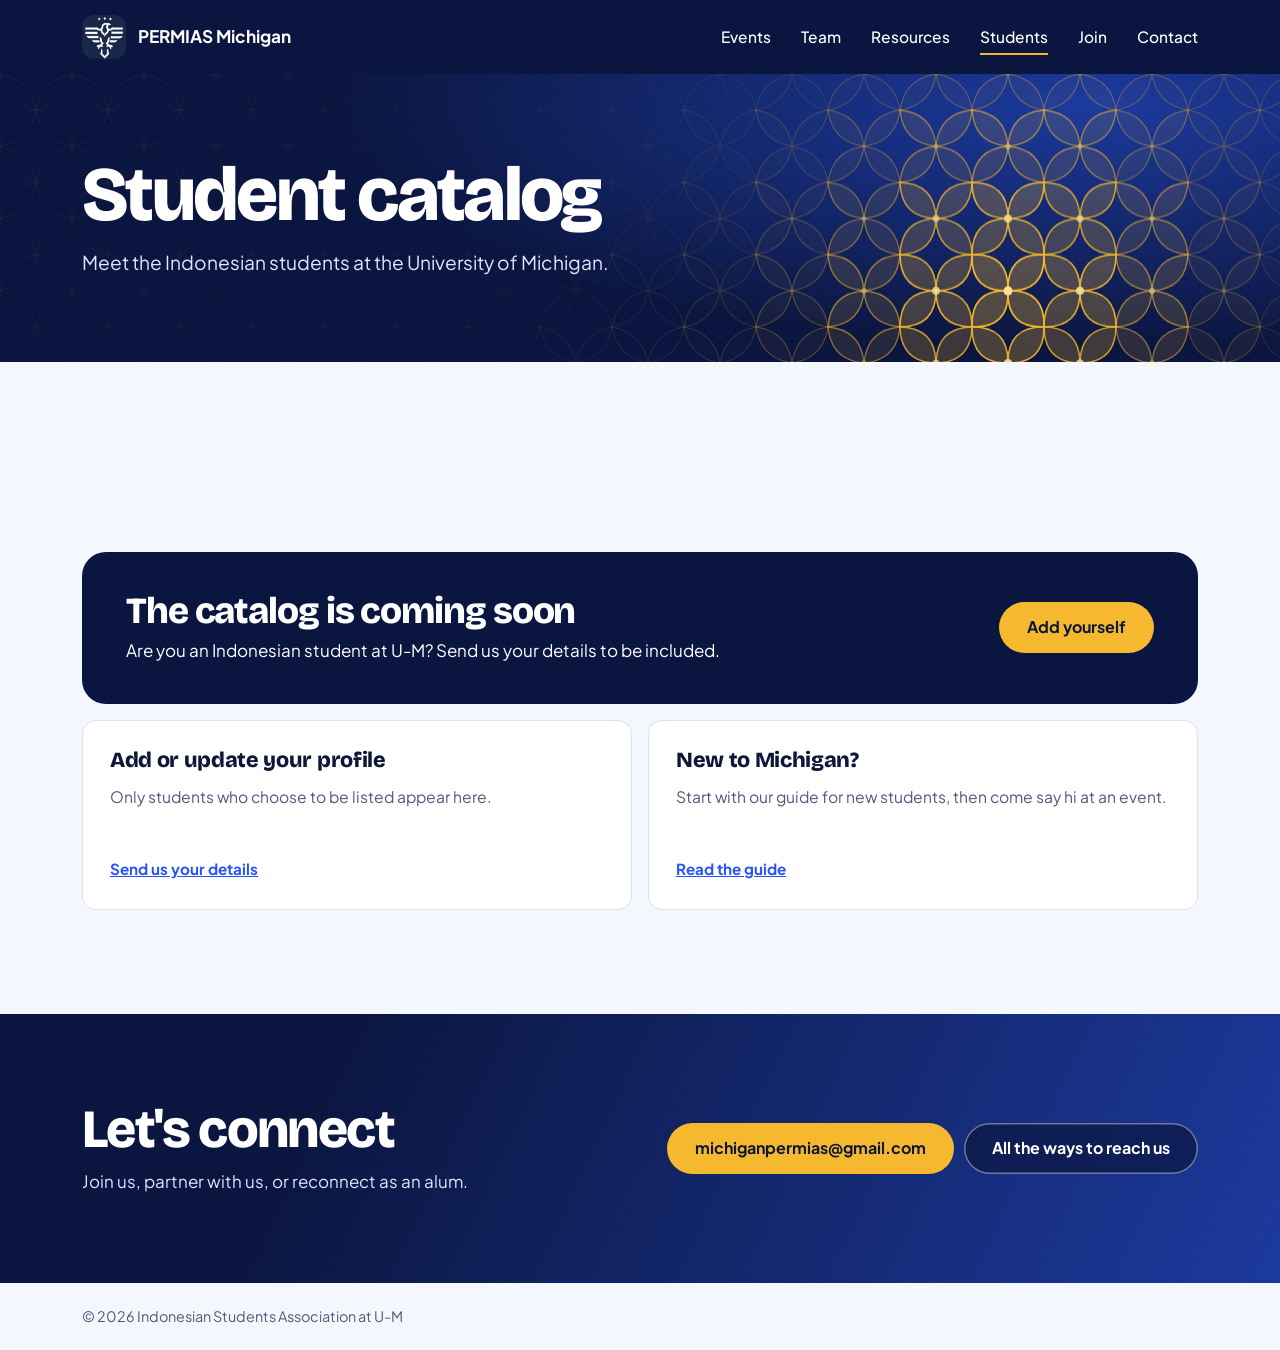
<file: students.html>
<!doctype html>
<html lang="en">
<head>
<meta charset="utf-8">
<meta name="viewport" content="width=device-width, initial-scale=1">
<title>Student catalog | PERMIAS Michigan</title>
<meta name="description" content="Meet the Indonesian students at the University of Michigan, by school year.">
<link rel="canonical" href="https://permias-michigan.github.io/students.html">
<meta name="theme-color" content="#0B1640">
<meta property="og:type" content="website">
<meta property="og:site_name" content="PERMIAS Michigan">
<meta property="og:title" content="Student catalog | PERMIAS Michigan">
<meta property="og:description" content="Meet the Indonesian students at the University of Michigan, by school year.">
<meta property="og:url" content="https://permias-michigan.github.io/students.html">
<meta property="og:image" content="https://permias-michigan.github.io/assets/og.jpg">
<meta property="og:image:width" content="1200">
<meta property="og:image:height" content="630">
<meta name="twitter:card" content="summary_large_image">
<link rel="icon" href="assets/favicon.png">
<link rel="preconnect" href="https://fonts.googleapis.com">
<link rel="preconnect" href="https://fonts.gstatic.com" crossorigin>
<link href="https://fonts.googleapis.com/css2?family=Bricolage+Grotesque:opsz,wght@12..96,600;12..96,800&family=Plus+Jakarta+Sans:wght@400;500;700&display=swap" rel="stylesheet">
<link rel="stylesheet" href="css/styles.css?v=20261106g">
</head>
<body data-page="students">
<a class="skip" href="#main">Skip to content</a>
<header id="bar" class="bar"></header>
<main id="main">
<section class="page-head" data-batik><div class="wrap"><h1>Student catalog</h1><p>Meet the Indonesian students at the University of Michigan.</p></div></section>
<section class="wrap sec">
  <div class="cat-years reveal" id="cat-years" role="group" aria-label="School year"></div>
  <div id="stu-tools" class="alumni-tools reveal">
    <label>Search<input id="stu-search" type="search" placeholder="Name, major, or hometown"></label>
    <label>Class of<select id="stu-class"><option value="">All classes</option></select></label>
  </div>
  <p id="stu-count" class="note" aria-live="polite"></p>
  <ul id="stu-list" class="stu-list"></ul>
  <div id="stu-empty" class="join-row reveal" hidden>
    <div><h2>The catalog is coming soon</h2><p>Are you an Indonesian student at U-M? Send us your details to be included.</p></div>
    <a id="stu-add-first" class="btn sun" href="#">Add yourself</a>
  </div>
  <div class="alumni-actions">
    <div class="res-card reveal"><h3>Add or update your profile</h3><p>Only students who choose to be listed appear here.</p><a id="stu-add" class="c-go" href="#">Send us your details</a></div>
    <div class="res-card reveal"><h3>New to Michigan?</h3><p>Start with our guide for new students, then come say hi at an event.</p><a class="c-go" href="resources.html#new-students">Read the guide</a></div>
  </div>
</section>
</main>
<footer id="site-foot"></footer>
<script src="js/content.js?v=20261106g"></script>
<script src="js/main.js?v=20261106g"></script>
</body>
</html>
</file>
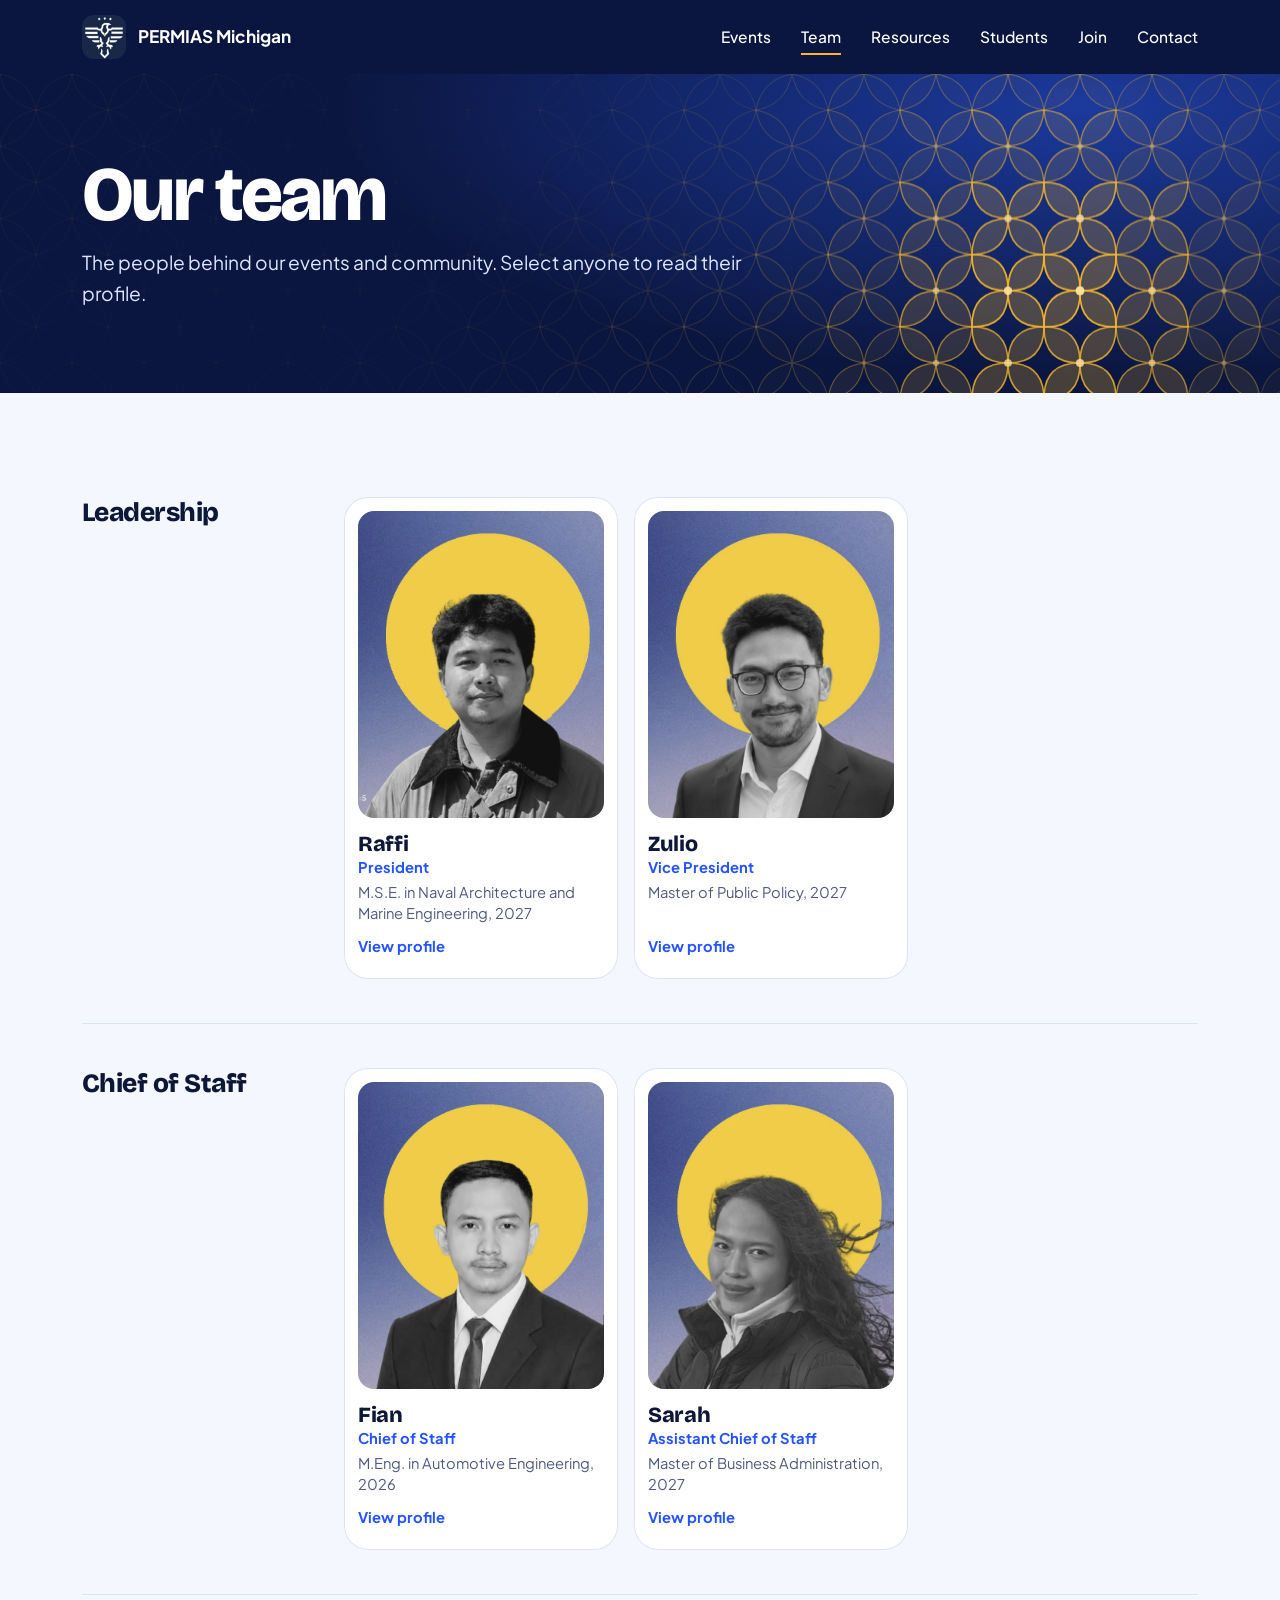
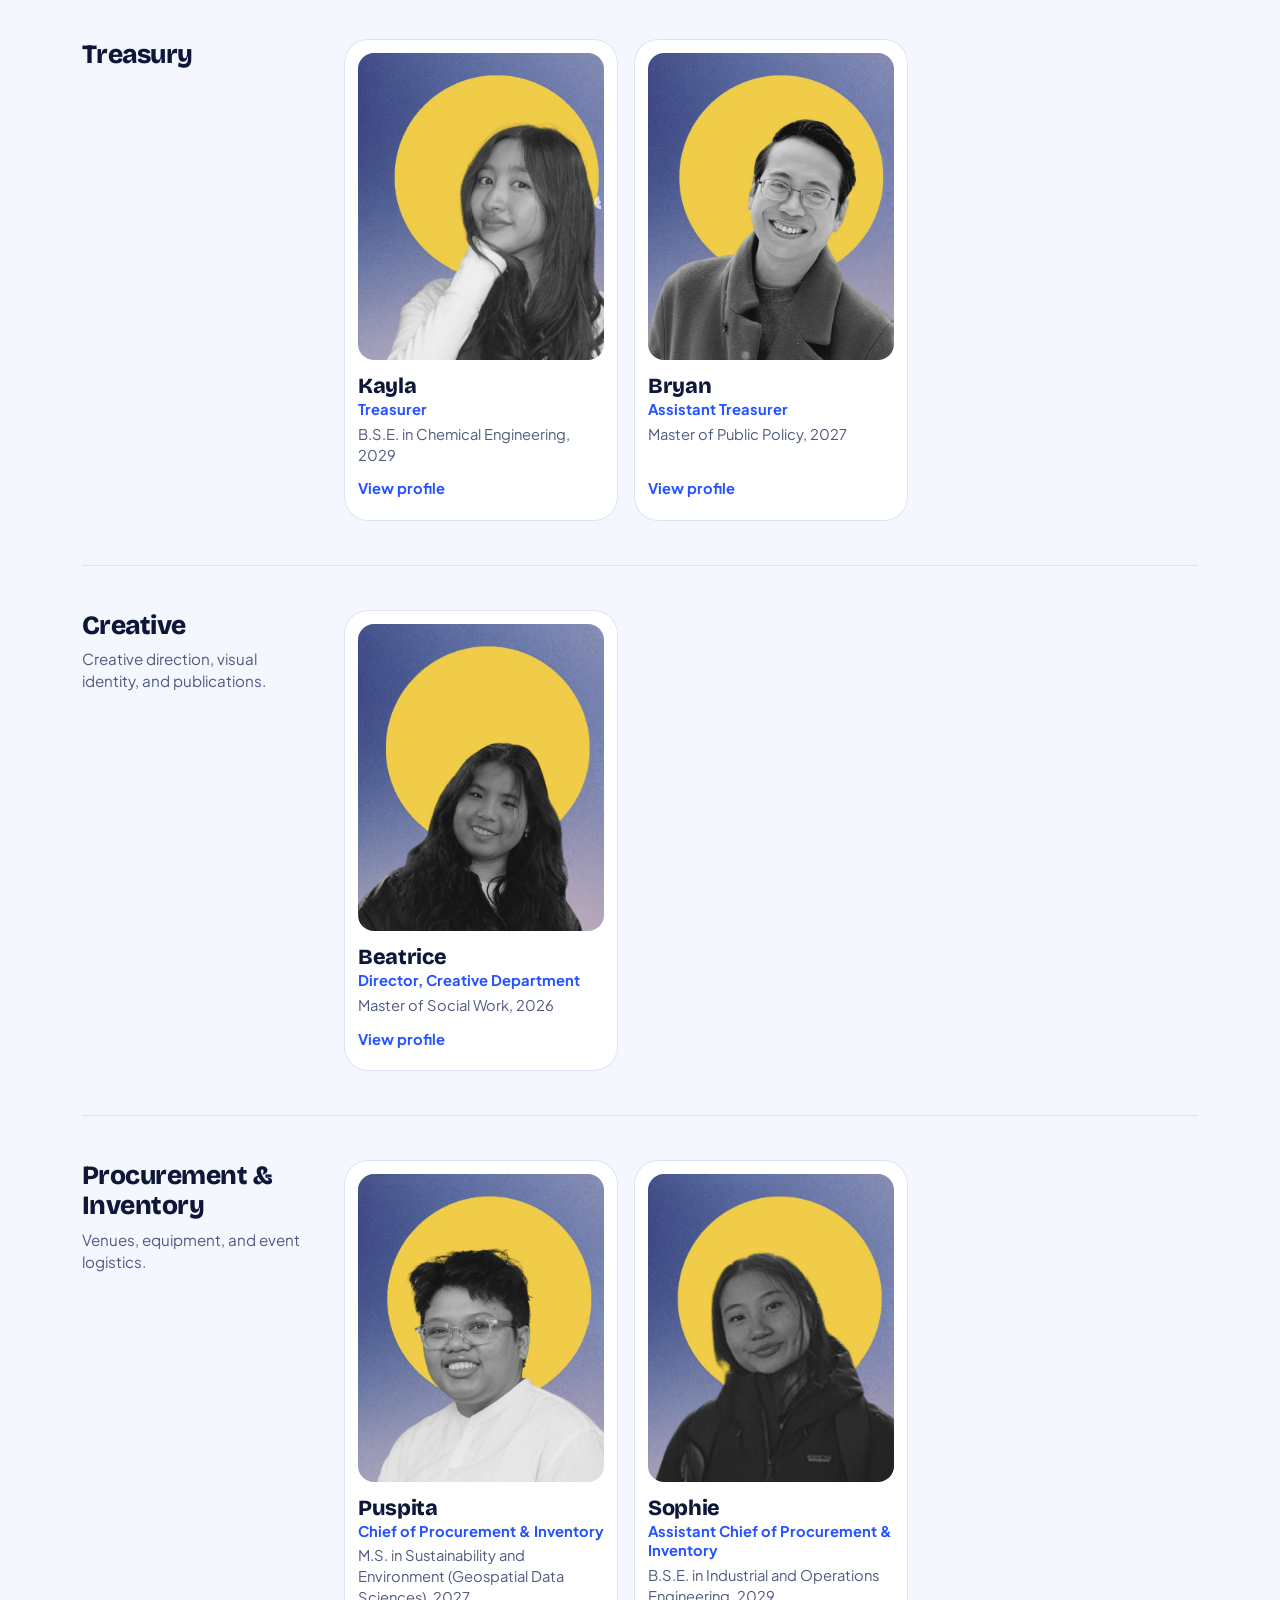
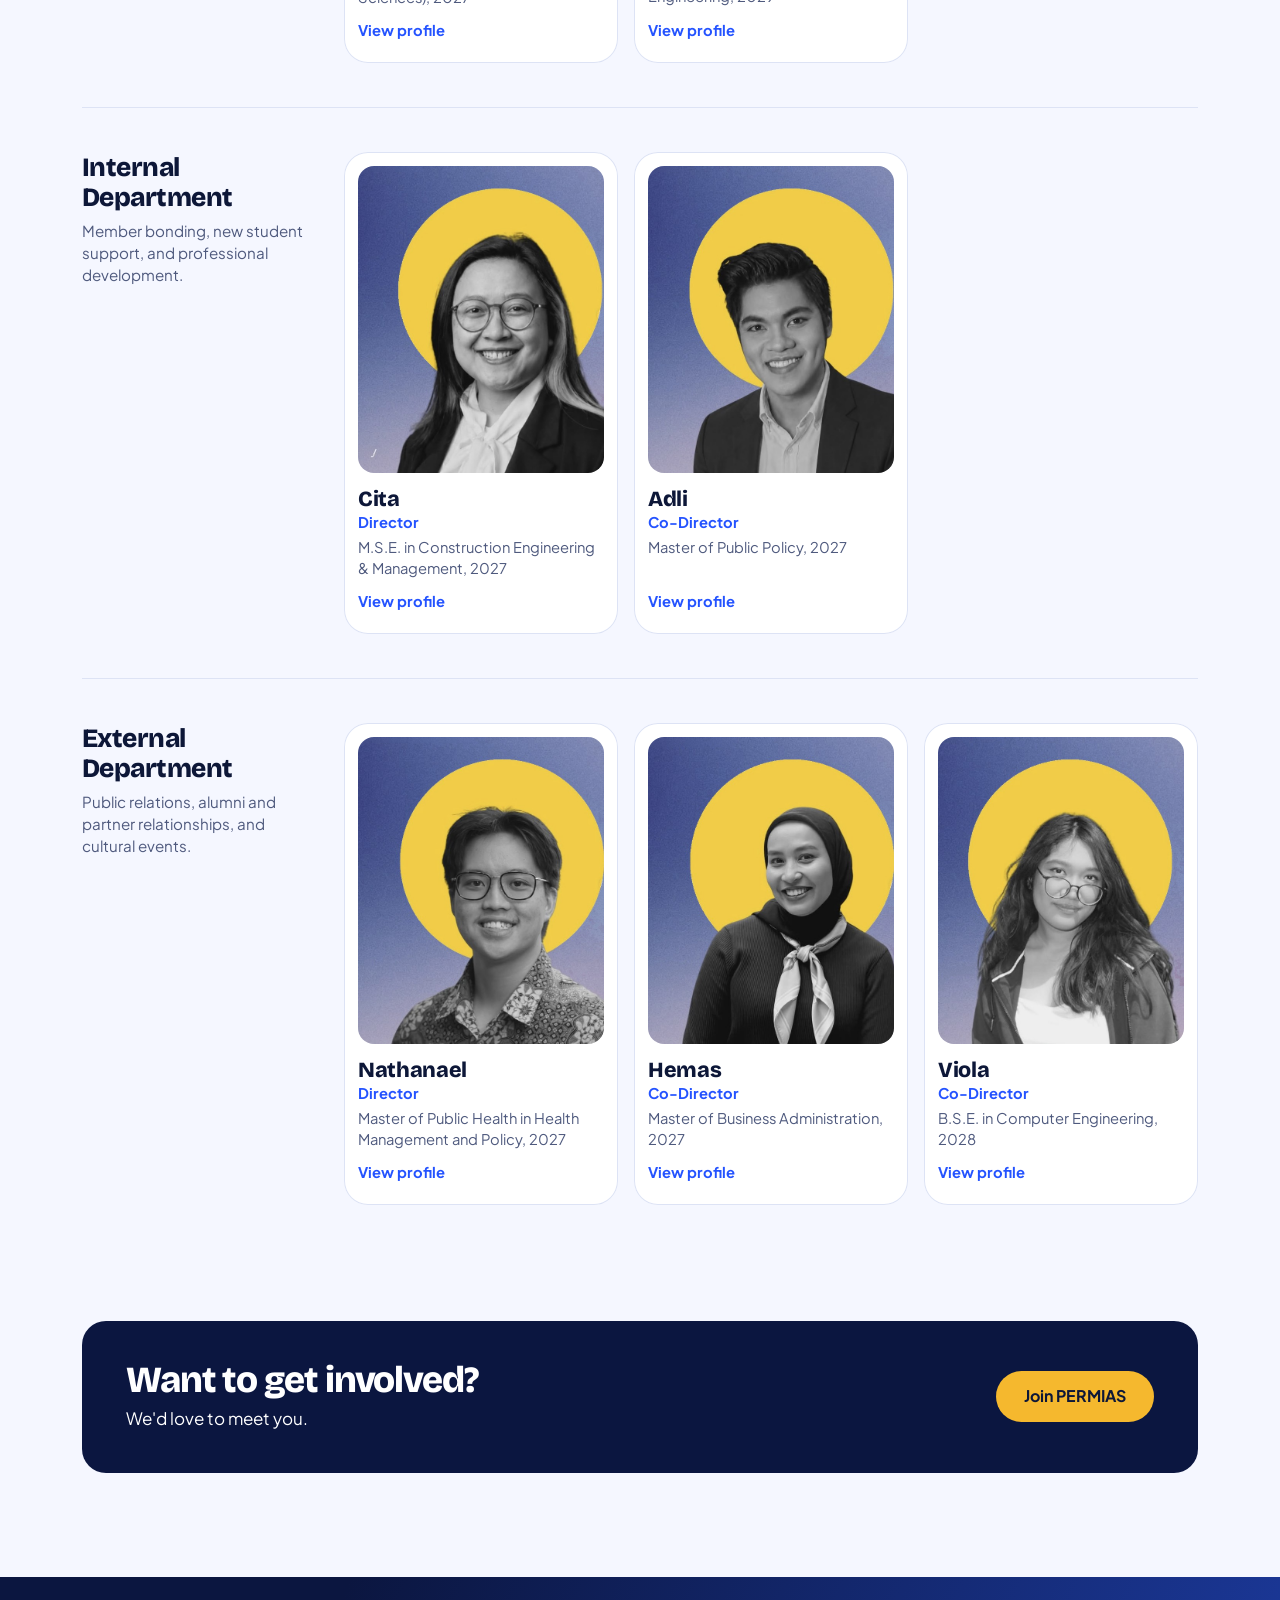
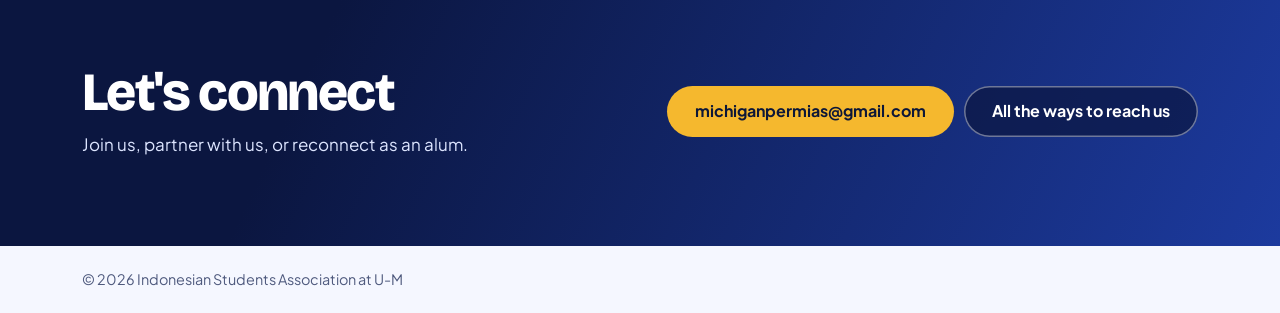
<file: team.html>
<!doctype html>
<html lang="en">
<head>
<meta charset="utf-8">
<meta name="viewport" content="width=device-width, initial-scale=1">
<title>Team | PERMIAS Michigan</title>
<meta name="description" content="Meet the board of PERMIAS Michigan, the Indonesian Students Association at the University of Michigan.">
<link rel="canonical" href="https://permias-michigan.github.io/team.html">
<meta name="theme-color" content="#0B1640">
<meta property="og:type" content="website">
<meta property="og:site_name" content="PERMIAS Michigan">
<meta property="og:title" content="Team | PERMIAS Michigan">
<meta property="og:description" content="Meet the board of the Indonesian Students Association at U-M.">
<meta property="og:url" content="https://permias-michigan.github.io/team.html">
<meta property="og:image" content="https://permias-michigan.github.io/assets/og.jpg">
<meta property="og:image:width" content="1200">
<meta property="og:image:height" content="630">
<meta name="twitter:card" content="summary_large_image">
<link rel="icon" href="assets/favicon.png">
<link rel="preconnect" href="https://fonts.googleapis.com">
<link rel="preconnect" href="https://fonts.gstatic.com" crossorigin>
<link href="https://fonts.googleapis.com/css2?family=Bricolage+Grotesque:opsz,wght@12..96,600;12..96,800&family=Plus+Jakarta+Sans:wght@400;500;700&display=swap" rel="stylesheet">
<link rel="stylesheet" href="css/styles.css?v=20261106g">
</head>
<body data-page="team">
<a class="skip" href="#main">Skip to content</a>
<header id="bar" class="bar"></header>
<main id="main">
<section class="page-head" data-batik><div class="wrap"><h1>Our team</h1><p>The people behind our events and community. Select anyone to read their profile.</p></div></section>
<section class="wrap sec">
  <div id="departments"></div>
  <div id="member-block" hidden>
    <h2 class="spaced reveal">Members</h2>
    <ul id="members" class="people"></ul>
  </div>
</section>
</main>
<footer id="site-foot"></footer>
<script src="js/content.js?v=20261106g"></script>
<script src="js/main.js?v=20261106g"></script>
</body>
</html>
</file>
<file: css/styles.css>
:root{--night:#0B1640;--navy:#142458;--blue:#2453FF;--gold:#F5B82E;--gold-ink:#8A6200;--paper:#F5F7FF;--line:#DDE3F5;--ink:#0D1738;--soft:#4F5A7E;--ease:cubic-bezier(.2,.75,.2,1);--batik:url("../assets/kawung.svg")}
@view-transition{navigation:auto}
*{box-sizing:border-box}
html{scroll-behavior:smooth;scroll-padding-top:90px}
body{margin:0;background:var(--paper);color:var(--ink);font:400 1.0625rem/1.6 "Plus Jakarta Sans",system-ui,sans-serif;overflow-x:hidden}
img{display:block;max-width:100%}
a{color:inherit}
[hidden]{display:none!important}
:focus-visible{outline:3px solid var(--gold);outline-offset:3px}
h1,h2,h3,p,ul,ol,blockquote,figure{margin:0;padding:0}
ul,ol{list-style:none}
h1,h2,h3,.c-year,.card strong,.lead,blockquote{font-family:"Bricolage Grotesque","Plus Jakarta Sans",sans-serif}
.wrap{position:relative;max-width:1180px;margin-inline:auto;padding-inline:32px}
.sec{padding-block:104px}
.spaced{margin-top:88px}
.skip{position:absolute;left:-999px;background:var(--gold);padding:10px 16px;z-index:9}
.skip:focus{left:8px;top:8px}
.reveal{transition:opacity .75s var(--ease) var(--d,0ms),transform .75s var(--ease) var(--d,0ms)}
.js .reveal:not(.in){opacity:0;transform:translateY(26px)}

.bar{position:sticky;top:0;z-index:5;color:#fff;background:var(--night);transition:background .3s,box-shadow .3s}
.bar.scrolled{background:#0B1640f5;backdrop-filter:blur(14px);-webkit-backdrop-filter:blur(14px);box-shadow:0 8px 28px #0b164033}
.progress{position:absolute;left:0;right:0;bottom:0;height:2px;background:var(--gold);transform:scaleX(0);transform-origin:left}
.bar-in{display:flex;align-items:center;justify-content:space-between;min-height:74px}
.brand{display:flex;align-items:center;gap:12px;font-weight:700;font-size:1.08rem;text-decoration:none}
.brand img{width:44px;height:44px;border-radius:12px;transition:transform .5s var(--ease)}
.brand:hover img{transform:rotate(-6deg) scale(1.06)}
nav{display:flex;gap:30px}
nav a{position:relative;padding:8px 0;text-decoration:none;font-weight:500;font-size:.97rem}
nav a::after{content:"";position:absolute;left:0;right:0;bottom:2px;height:2px;background:var(--gold);transform:scaleX(0);transform-origin:right;transition:transform .35s var(--ease)}
nav a:hover::after,nav a[aria-current=page]::after{transform:scaleX(1);transform-origin:left}
.menu{display:none;padding:8px 18px;border:1px solid #ffffff55;border-radius:99px;background:none;color:#fff;font:inherit;font-weight:500;cursor:pointer}

.btn{position:relative;display:inline-block;overflow:hidden;padding:15px 28px;border:0;border-radius:99px;font:700 1rem/1.3 "Plus Jakarta Sans",sans-serif;text-decoration:none;text-align:center;cursor:pointer;transition:transform .3s var(--ease),box-shadow .3s,background .3s}
.btn:hover{transform:translateY(-3px)}
.sun{background:var(--gold);color:var(--ink)}
.sun:hover{box-shadow:0 12px 30px #f5b82e55}
.ghost{background:#0B1640b3;color:#fff;box-shadow:inset 0 0 0 1.5px #ffffff66}
.ghost:hover{background:#fff;color:var(--night)}
.blue{background:var(--blue);color:#fff}

.batik{position:absolute;inset:0;width:100%;height:100%;pointer-events:none}
.hero{position:relative;overflow:hidden;background:radial-gradient(90% 120% at 85% 20%,#1C3A9E 0,var(--night) 62%);color:#fff;touch-action:pan-y}
.hero-in{display:flex;flex-direction:column;justify-content:center;min-height:calc(100vh - 74px);max-height:900px;padding-block:80px}
.hero h1,p.hero-sub{text-shadow:0 2px 22px #0b1640d9}
h1{font-size:clamp(3rem,7.6vw,6.4rem);line-height:.98;font-weight:800;letter-spacing:-.035em}
.ln{display:block;overflow:hidden;padding-bottom:.08em}
.ln>span{display:block;animation:up 1s var(--ease) both}
.ln:nth-child(2)>span{animation-delay:.1s}
.ln:nth-child(3)>span{animation-delay:.2s}
@keyframes up{from{transform:translateY(105%)}}
.hero-sub{animation:fade 1s var(--ease) .45s both}
@keyframes fade{from{opacity:0;transform:translateY(16px)}}
p.hero-sub{max-width:46ch;margin-top:26px;font-size:1.2rem;color:#DDE5FF}
.actions{display:flex;flex-wrap:wrap;gap:12px;margin-top:36px}

.marquee{overflow:hidden;background:var(--gold);color:var(--ink)}
.track{display:flex;width:max-content;animation:slide 34s linear infinite}
.marquee:hover .track{animation-play-state:paused}
.track>div{display:flex}
.track span{display:flex;align-items:center;gap:40px;padding:15px 0 15px 40px;font:600 1.15rem "Bricolage Grotesque",sans-serif;white-space:nowrap}
.track span::after{content:"";width:22px;height:22px;background:url("../assets/kawung-blue.svg") center/44px;border-radius:50%}
@keyframes slide{to{transform:translateX(-50%)}}

h2{font-size:clamp(2rem,4.2vw,3.4rem);line-height:1.05;font-weight:800;letter-spacing:-.03em;margin-bottom:30px}
.intro{display:grid;grid-template-columns:1fr 1.2fr;gap:60px;align-items:start}
.intro h2{margin:0}
.intro p{color:var(--soft)}
.spot{position:relative;isolation:isolate;transform:var(--tilt,none);transition:transform .25s ease-out,box-shadow .3s,border-color .3s,opacity .75s var(--ease),translate .75s}
.spot::before{content:"";position:absolute;inset:0;z-index:-1;border-radius:inherit;background:var(--batik) center/64px;opacity:0;transition:opacity .3s;-webkit-mask-image:radial-gradient(190px at var(--mx,50%) var(--my,50%),#000,transparent);mask-image:radial-gradient(190px at var(--mx,50%) var(--my,50%),#000,transparent)}
.spot:hover::before{opacity:.75}

.festival{background:var(--night);color:#fff}
.fest-head{margin-bottom:44px}
.fest-head h2{margin-bottom:10px}
.tag{display:inline-block;margin-bottom:16px;padding:5px 14px;border-radius:99px;box-shadow:inset 0 0 0 1px #ffffff55;color:#fff!important;font-weight:500!important;font-size:.9rem!important}
.fest-actions{display:flex;flex-wrap:wrap;gap:12px;margin-top:36px}
.fest-actions .btn{margin:0}
.fest-head p{color:var(--gold);font-weight:700;font-size:1.12rem}
.festival .btn{margin-top:36px}
.stepper{--on:var(--gold);--muted:#ffffff2e;--dim:#BCC8EE;--box:#ffffff0d}
.light .stepper{--on:var(--blue);--muted:var(--line);--dim:var(--soft);--box:#fff}
.steps{position:relative;display:flex;gap:0;overflow-x:auto;scrollbar-width:none;padding-top:8px}
.steps::-webkit-scrollbar{display:none}
.steps::before,.fill{content:"";position:absolute;left:10%;width:80%;top:17px;height:2px;background:var(--muted)}
.fill{z-index:1;background:var(--on);transform:scaleX(var(--p,0));transform-origin:left;transition:transform .6s var(--ease)}
.step{position:relative;z-index:2;flex:1 0 150px;padding:30px 12px 18px;border:0;background:none;color:inherit;font:inherit;text-align:center;cursor:pointer}
.step::before{content:"";position:absolute;left:50%;top:0;width:20px;height:20px;margin-left:-10px;border-radius:50%;background:var(--night);box-shadow:inset 0 0 0 2px var(--muted);transition:background .3s,box-shadow .3s,transform .3s var(--ease)}
.light .step::before{background:var(--paper)}
.step.done::before{background:var(--on);box-shadow:none}
.step[aria-selected=true]::before{transform:scale(1.35);box-shadow:0 0 0 6px color-mix(in srgb,var(--on) 25%,transparent)}
.step:hover::before{transform:scale(1.25)}
.step time{display:block;font-weight:700;font-size:.92rem;color:var(--on)}
.step span{display:block;margin-top:3px;font-weight:500;font-size:.95rem;line-height:1.3;color:var(--dim);transition:color .2s}
.step[aria-selected=true] span,.step:hover span{color:inherit}
.panel{margin-top:18px;padding:38px 42px;min-height:186px;border-radius:24px;background:var(--box);box-shadow:inset 0 0 0 1px var(--muted)}
.panel-in{animation:fade .5s var(--ease) both}
.panel h3{font-size:clamp(1.6rem,3vw,2.3rem);line-height:1.1;font-weight:800;letter-spacing:-.02em}
.where{margin:8px 0 10px;font-weight:700;color:var(--on)}
.light .where{color:var(--blue)}
.panel p:last-child{max-width:62ch;color:var(--dim)}

.page-head{position:relative;overflow:hidden;background:radial-gradient(90% 130% at 85% 10%,#1C3A9E 0,var(--night) 65%);color:#fff;touch-action:pan-y}
.page-head .wrap{padding-block:84px}
.page-head h1{max-width:18ch;font-size:clamp(2.7rem,6vw,5rem);animation:fade .9s var(--ease) both}
.page-head p{margin-top:14px;max-width:50ch;font-size:1.2rem;color:#DDE5FF;animation:fade .9s var(--ease) .12s both}
.page-head p:empty{display:none}
.back{display:inline-block;margin-bottom:18px;font-weight:700;color:var(--gold)}
.facts{display:flex;flex-wrap:wrap;gap:10px;margin-top:24px;animation:fade .9s var(--ease) .22s both}
.facts li{padding:7px 16px;border-radius:99px;background:#ffffff14;box-shadow:inset 0 0 0 1px #ffffff40;font-weight:500;font-size:.94rem}
.note{color:var(--soft)}
.past-head{margin:88px 0 30px}
.past-head h2{margin:0}
.filters{display:flex;flex-wrap:wrap;gap:8px}
.chip{padding:9px 18px;border:1px solid var(--line);border-radius:99px;background:#fff;color:var(--ink);font:500 .95rem "Plus Jakarta Sans",sans-serif;cursor:pointer;transition:background .25s,color .25s,border-color .25s}
.chip:hover{border-color:var(--blue)}
.chip[aria-pressed=true]{background:var(--night);border-color:var(--night);color:#fff}
.cards{display:grid;grid-template-columns:repeat(3,1fr);gap:18px}
.cards .wide{grid-column:span 2}
.cards .full{grid-column:1/-1}
.two-up{grid-template-columns:repeat(2,1fr)}
.two-up .card{min-height:190px}
.two-up .wide .card{min-height:320px}
.two-up li:not(.wide) .card strong{margin-top:auto}
.card{display:flex;flex-direction:column;height:100%;min-height:300px;padding:30px;border-radius:24px;background:#fff;box-shadow:inset 0 0 0 1px var(--line);text-decoration:none;overflow:hidden}
.card::before{background-image:url("../assets/kawung-blue.svg")}
.card:hover{box-shadow:inset 0 0 0 1px var(--blue),0 22px 50px #0b164022}
.wide .card{background:var(--night);color:#fff;box-shadow:none}
.wide .card::before{background-image:var(--batik)}
.wide .card::after{content:"";position:absolute;inset:0;z-index:-2;background:var(--batik) right center/96px;opacity:.16;-webkit-mask-image:linear-gradient(90deg,transparent 35%,#000);mask-image:linear-gradient(90deg,transparent 35%,#000)}
.full .card{min-height:230px}
.wide .c-year{color:var(--gold)}
.wide .c-go{color:var(--gold)}
.card img{width:calc(100% + 60px);max-width:none;margin:-30px -30px 22px;height:200px;object-fit:cover;transition:transform .6s var(--ease)}
.card:hover img{transform:scale(1.05)}
.c-year{font-size:3.2rem;font-weight:800;letter-spacing:-.04em;line-height:1;margin-bottom:auto;padding-bottom:30px;color:var(--blue)}
.card strong{font-size:1.35rem;line-height:1.18;font-weight:800;letter-spacing:-.015em;margin-bottom:8px}
.wide .card strong{font-size:2rem}
.c-sum{font-size:.98rem;opacity:.86}
.c-go{margin-top:14px;font-weight:700;font-size:.95rem;color:var(--blue);transition:transform .3s var(--ease)}
.card:hover .c-go{transform:translateX(6px)}
.lead{max-width:30ch;font-size:clamp(1.6rem,3.2vw,2.5rem);line-height:1.15;font-weight:600;letter-spacing:-.02em;margin-bottom:28px}
.pills{display:flex;flex-wrap:wrap;gap:10px}
.pills li{padding:9px 18px;border-radius:99px;background:#fff;box-shadow:inset 0 0 0 1px var(--line);font-weight:500;font-size:.96rem;transition:transform .3s var(--ease),box-shadow .3s}
.pills li:hover{transform:translateY(-3px);box-shadow:inset 0 0 0 1px var(--blue)}
blockquote{position:relative;overflow:hidden;margin-top:52px;padding:64px 56px;border-radius:24px;background:var(--night);color:#fff;font-size:clamp(1.7rem,3.8vw,3rem);line-height:1.1;font-weight:800;letter-spacing:-.025em}
cite{position:relative;z-index:1;display:block;margin-top:18px;font:500 .95rem/1.4 "Plus Jakarta Sans",sans-serif;letter-spacing:0;color:var(--gold)}
.gallery{display:grid;grid-template-columns:repeat(auto-fill,minmax(250px,1fr));gap:14px}
.gallery button{position:relative;display:block;width:100%;padding:0;border:0;background:none;cursor:zoom-in;border-radius:18px;overflow:hidden}
.gallery img{width:100%;aspect-ratio:4/3;object-fit:cover;transition:transform .6s var(--ease)}
.gallery button:hover img{transform:scale(1.06)}
.cap{position:absolute;left:10px;right:10px;bottom:10px;padding:6px 12px;border-radius:12px;background:#0b1640d9;color:#fff;font-size:.9rem;text-align:left;opacity:0;transform:translateY(6px);transition:opacity .3s,transform .3s}
.gallery button:hover .cap,.gallery button:focus-visible .cap{opacity:1;transform:none}
.viewer{width:min(1000px,94vw);max-height:94vh;padding:16px;border:0;border-radius:24px;background:#fff;color:var(--ink)}
.viewer[open]{animation:fade .35s var(--ease)}
.viewer::backdrop{background:#0B1640e8}
.viewer img{width:100%;max-height:72vh;object-fit:contain;border-radius:12px}
.swap{animation:fade .35s var(--ease)}
.viewer figcaption{margin-top:10px}
.v-ctl{display:flex;flex-wrap:wrap;gap:8px;margin-top:12px}
.v-ctl button{padding:9px 18px;border:1px solid var(--line);border-radius:99px;background:#fff;color:var(--ink);font:inherit;font-weight:500;cursor:pointer}
.v-ctl button:hover{border-color:var(--blue)}
.v-close{margin-left:auto}
.pager:empty{display:none}
.pager{display:flex;flex-wrap:wrap;gap:12px 28px;margin-top:72px;padding-top:26px;border-top:1px solid var(--line);font-weight:500}
.pager .next{margin-left:auto;font-weight:700;color:var(--blue)}
.people{display:grid;grid-template-columns:repeat(4,1fr);gap:18px}
.person{padding:18px 18px 24px;border-radius:24px;background:#fff;box-shadow:inset 0 0 0 1px var(--line)}
.person::before{background-image:url("../assets/kawung-blue.svg")}
.person:hover{box-shadow:inset 0 0 0 1px var(--blue),0 22px 50px #0b164022}
.avatar{position:relative;aspect-ratio:1;border-radius:16px;overflow:hidden;margin-bottom:16px;background:var(--night) var(--batik) center/72px;transition:background-size .7s var(--ease)}
.person:hover .avatar{background-size:92px}
.avatar img{width:100%;height:100%;object-fit:cover;transition:transform .6s var(--ease)}
.person:hover .avatar img{transform:scale(1.05)}
.person h3{font-size:1.35rem;line-height:1.2;font-weight:800;letter-spacing:-.015em}
.person .role{color:var(--blue);font-weight:700}
.person p{font-size:.95rem}
.join{display:flex;flex-direction:column;justify-content:flex-end;gap:6px;background:var(--night);color:#fff;box-shadow:none;padding:26px}
.join .btn{margin-top:14px}
.contact{position:relative;overflow:hidden;background:linear-gradient(115deg,var(--night) 25%,#1C3A9E);color:#fff;touch-action:pan-y}
.contact-in{display:flex;align-items:center;justify-content:space-between;gap:30px;flex-wrap:wrap;padding-block:88px}
.contact h2{margin-bottom:10px}
.contact p{color:#DDE5FF}
.contact-links{display:flex;flex-wrap:wrap;gap:10px}
.mail{overflow-wrap:anywhere}
.foot{padding-block:22px;color:var(--soft);font-size:.9rem}
.hero-photo{position:absolute;inset:0;width:100%;height:100%;object-fit:cover;animation:drift 18s ease-out both}
@keyframes drift{from{transform:scale(1.1)}}
.hero-shade{position:absolute;inset:0;background:linear-gradient(95deg,#0B1640f2 10%,#0B164099 50%,#0B164000 85%)}
.has-photo .batik{opacity:.28}
.wide .card img{height:340px;object-position:center 55%}
.paths-sec{padding-top:96px}
.paths{display:grid;grid-template-columns:repeat(3,1fr);gap:16px}
.path{position:relative;isolation:isolate;overflow:hidden;aspect-ratio:1;display:flex;flex-direction:column;padding:32px;border-radius:14px;background:var(--night);color:#fff;text-decoration:none;box-shadow:inset 0 0 0 1px #ffffff14;transition:background .35s,box-shadow .35s,translate .35s var(--ease),opacity .75s var(--ease) var(--d,0ms),transform .75s var(--ease) var(--d,0ms)}
.path::before{content:"";position:absolute;z-index:-1;inset:0;background:var(--batik) right bottom/76px;opacity:.55;-webkit-mask-image:radial-gradient(75% 75% at 100% 100%,#000,transparent);mask-image:radial-gradient(75% 75% at 100% 100%,#000,transparent);transition:opacity .4s,background-size .8s var(--ease)}
.path:hover,.path:focus-visible{background:var(--navy);translate:0 -6px;box-shadow:inset 0 0 0 1px var(--gold),0 22px 44px #0b164033}
.path:hover::before,.path:focus-visible::before{opacity:1;background-size:92px}
.path h3{font-size:clamp(1.7rem,2.6vw,2.2rem);line-height:1.08;font-weight:800;letter-spacing:-.025em;margin-bottom:12px}
.path p{max-width:28ch;font-size:1rem;color:#D7DFFA}
.go{margin-top:auto;font-weight:700;color:var(--gold);transition:transform .35s var(--ease)}
.path:hover .go{transform:translateX(6px)}
.team-filters{margin-bottom:56px}
.dept+.dept{margin-top:80px}
.dept-head{display:flex;flex-wrap:wrap;align-items:baseline;gap:6px 22px;margin-bottom:26px}
.dept-head h2{margin:0}
.dept-head p{color:var(--soft)}
.join-row{display:flex;flex-wrap:wrap;align-items:center;justify-content:space-between;gap:22px;margin-top:72px;padding:40px 44px;border-radius:24px;background:var(--night);color:#fff}
.join-row h2{margin-bottom:6px;font-size:clamp(1.6rem,3vw,2.3rem)}
.person{padding:0;overflow:hidden}
.person-btn{display:flex;flex-direction:column;align-items:flex-start;width:100%;height:100%;padding:14px 14px 20px;border:0;background:none;color:inherit;font:inherit;text-align:left;cursor:pointer}
.person-btn .avatar{width:100%;margin-bottom:14px}
.p-name{font:800 1.35rem/1.2 "Bricolage Grotesque",sans-serif;letter-spacing:-.015em}
.person-btn .role{color:var(--blue);font-weight:700;font-size:.92rem;line-height:1.35}
.p-deg{margin-top:4px;color:var(--soft);font-size:.92rem;line-height:1.4}
.p-go{margin-top:auto;padding-top:12px;font-weight:700;font-size:.92rem;color:var(--blue);transition:transform .3s var(--ease)}
.person:hover .p-go{transform:translateX(6px)}
.avatar{aspect-ratio:4/5;background-size:64px;background-position:center}
.pf-card:has(.pf-photo[hidden]){grid-template-columns:1fr;min-height:0;height:auto}
.profile{width:min(900px,94vw);max-height:92vh;padding:0;border:0;border-radius:24px;overflow:auto;background:#fff;color:var(--ink)}
.profile[open]{animation:fade .35s var(--ease)}
.profile::backdrop{background:#0B1640e8}
.pf-card{display:grid;grid-template-columns:minmax(0,5fr) minmax(0,6fr);min-height:460px}
.pf-photo{width:100%;height:100%;object-fit:cover;object-position:center top;background:var(--night)}
.pf-right{display:flex;flex-direction:column;padding:34px}
.pf-body{flex:1}
.pf-in{animation:fade .4s var(--ease) both}
.pf-in h2{margin-bottom:6px;font-size:clamp(2.2rem,5vw,3.2rem)}
.pf-in .role{color:var(--blue);font-weight:700}
.pf-deg{color:var(--soft)}
.pf-in dl{margin:22px 0}
.pf-in dt{margin-top:14px;font-weight:700}
.pf-in dd{margin:0;color:var(--soft)}
.pf-count{align-self:center;margin-left:6px;color:var(--soft);font-size:.92rem}
.stats{display:grid;grid-template-columns:repeat(3,1fr);margin-top:56px;border-block:1px solid var(--line)}
.stats li{padding:30px 28px;border-left:1px solid var(--line)}
.stats li:first-child{border-left:0;padding-left:0}
.stats b{display:block;font:800 clamp(2.6rem,5vw,4.2rem)/1 "Bricolage Grotesque",sans-serif;letter-spacing:-.04em;color:var(--blue)}
.stats span{display:block;margin-top:8px;color:var(--soft)}
.res-title{margin-top:72px}
.res-title:first-child{margin-top:0}
.res-title{scroll-margin-top:96px}
.res-grid{display:grid;grid-template-columns:repeat(3,1fr);gap:16px}
.res-card{display:flex;flex-direction:column;height:100%;min-height:230px;padding:28px;border-radius:14px;background:#fff;box-shadow:inset 0 0 0 1px var(--line);text-decoration:none}
.res-card::before{background-image:url("../assets/kawung-blue.svg")}
.res-card:hover{box-shadow:inset 0 0 0 1px var(--blue),0 18px 40px #0b164022}
.res-card h3{font-size:1.35rem;line-height:1.2;font-weight:800;letter-spacing:-.015em;margin-bottom:10px}
.res-card p{color:var(--soft);font-size:.98rem}
.res-card .c-go{margin-top:auto;padding-top:16px}
.res-card:hover .c-go{transform:translateX(6px)}
.ev-copy{max-width:62ch;margin-bottom:24px;color:var(--soft)}
.has-photo-panel{display:grid;grid-template-columns:1fr 1fr;gap:32px;align-items:center}
.panel-photo{width:100%;height:320px;object-fit:cover;border-radius:16px;animation:fade .5s var(--ease) both}
.dept{display:grid;grid-template-columns:230px minmax(0,1fr);gap:32px;padding-block:44px;border-top:1px solid var(--line)}
.dept+.dept{margin-top:0}
.dept:first-child{border-top:0;padding-top:0}
.dept-head{display:block;margin:0;position:sticky;top:96px;align-self:start}
.dept-head h2{font-size:1.65rem;line-height:1.15;letter-spacing:-.02em;margin-bottom:8px}
.dept-head p{font-size:.95rem;line-height:1.45}
.dept .people{grid-template-columns:repeat(3,minmax(0,1fr));gap:16px}
.profile{overflow:hidden}
.pf-card{height:min(620px,92vh)}
.pf-photo{min-height:0}
.pf-right{min-height:0}
.pf-body{min-height:0;overflow:auto;padding-right:8px}
.pf-right .v-ctl{padding-top:14px;border-top:1px solid var(--line)}
.pf-pro{color:var(--soft);font-size:.95rem;margin-bottom:6px}
.pf-bio{margin-top:16px;color:var(--ink);max-width:60ch}
.pf-clubs{display:flex;flex-wrap:wrap;gap:6px;margin-top:6px}
.pf-clubs li{padding:4px 12px;border-radius:99px;background:var(--paper);box-shadow:inset 0 0 0 1px var(--line);font-size:.9rem}
.c-tag{align-self:flex-start;margin-bottom:10px;padding:4px 12px;border-radius:99px;background:var(--paper);box-shadow:inset 0 0 0 1px var(--line);color:var(--ink);font-size:.85rem;font-weight:700}
.wide .c-tag{background:var(--gold);box-shadow:none}
.two-up li:not(.wide) .c-tag{margin-top:auto}
.two-up li:not(.wide) .card strong{margin-top:0}
.wide .card img{object-position:center 42%}
.speakers{display:grid;grid-template-columns:repeat(2,1fr);gap:16px}
.speakers li{padding:26px;border-radius:14px;background:#fff;box-shadow:inset 0 0 0 1px var(--line)}
.speakers h3{font-size:1.35rem;font-weight:800;letter-spacing:-.015em}
.speakers p{color:var(--soft);margin:4px 0 10px}
.speakers .c-go{display:inline-block;margin-top:0}
.res-btn{width:100%;border:0;font:inherit;color:inherit;text-align:left;cursor:pointer}
.g-dialog{width:min(820px,94vw);max-height:90vh;padding:32px;border:0;border-radius:20px;background:#fff;color:var(--ink);overflow:auto}
.g-dialog[open]{animation:fade .3s var(--ease)}
.g-dialog::backdrop{background:#0B1640e8}
.g-head{display:flex;align-items:center;justify-content:space-between;margin-bottom:22px}
.g-head h2{margin:0;font-size:clamp(1.5rem,4vw,2rem)}
.g-head{gap:12px}
.g-intro{margin:-10px 0 18px;color:var(--soft)}
.g-close{padding:8px 18px;border:1px solid var(--line);border-radius:99px;background:#fff;color:var(--ink);font:inherit;font-weight:500;cursor:pointer}
.g-list{display:grid;grid-template-columns:1fr 1fr;gap:26px}
.g-wide{grid-column:1/-1}
.g-list h4{margin:0 0 10px;font-size:1rem}
.g-list ul{display:grid;gap:8px}
.g-stores{grid-template-columns:repeat(2,1fr)}
#groups-dialog .g-stores{grid-template-columns:repeat(3,1fr)}
.g-list a{display:block;height:100%;padding:12px 14px;border-radius:10px;background:var(--paper);text-decoration:none;box-shadow:inset 0 0 0 1px var(--line)}
.g-list a:hover{box-shadow:inset 0 0 0 1px var(--blue)}
.g-list b{display:block;line-height:1.3}
.g-list span{display:block;margin-top:2px;color:var(--soft);font-size:.9rem;line-height:1.35}
.g-note{margin-top:10px;font-size:.88rem}
.c-year{font-size:clamp(1.5rem,2.4vw,1.9rem);letter-spacing:-.025em;line-height:1.15;padding-bottom:22px}
.next-band{background:#fff;border-bottom:1px solid var(--line)}
.next-in{display:flex;align-items:center;gap:32px;flex-wrap:wrap;padding-block:26px}
.next-num{display:flex;align-items:baseline;gap:8px;color:var(--blue)}
.next-num b{font:800 clamp(2.6rem,5vw,3.6rem)/1 "Bricolage Grotesque",sans-serif;letter-spacing:-.04em}
.next-num span{font-weight:700}
.next-text{flex:1 1 280px}
.next-kick{font-size:.9rem;font-weight:700;color:var(--gold-ink)}
.next-title{font:800 1.4rem/1.2 "Bricolage Grotesque",sans-serif;text-decoration:none}
.next-title:hover{text-decoration:underline}
.next-more{display:flex;flex-wrap:wrap;align-items:center;gap:6px 22px;padding-block:12px 18px;border-top:1px solid var(--line);font-size:.92rem}
.next-more span{color:var(--soft);font-weight:600}
.next-more a{color:var(--ink);text-decoration:none}
.next-more a b{color:var(--blue);margin-right:2px}
.next-more a:hover{text-decoration:underline}
.cal-links{display:flex;flex-wrap:wrap;gap:8px}
.btn.cal{padding:11px 18px;background:#fff;color:var(--ink);box-shadow:inset 0 0 0 1px var(--line);font-size:.92rem}
.btn.cal:hover{box-shadow:inset 0 0 0 1px var(--blue)}
#event-body>.cal-links{margin-bottom:24px}
.join-grid{display:grid;grid-template-columns:1fr 1.2fr;gap:60px}
.join-copy{max-width:42ch}
.join-form{display:grid;gap:18px;padding:30px;border-radius:14px;background:#fff;box-shadow:inset 0 0 0 1px var(--line)}
.join-form label,.alumni-tools label{display:grid;gap:6px;font-weight:700;font-size:.95rem}
.join-form input:not([type=checkbox]),.join-form select,.alumni-tools input,.alumni-tools select{width:100%;padding:11px 13px;border:1px solid #b9c3de;border-radius:8px;background:#fff;color:var(--ink);font:400 1rem "Plus Jakarta Sans",sans-serif}
.join-form fieldset{margin:0;padding:0;border:0;display:grid;gap:8px}
.join-form legend{margin-bottom:8px;font-weight:700;font-size:.95rem}
.join-form .check{display:flex;align-items:center;gap:9px;font-weight:400}
.join-form .check input{width:17px;height:17px;accent-color:var(--blue)}
.join-form .btn{justify-self:start}
.alumni-tools{display:grid;grid-template-columns:1fr 220px;gap:14px;margin-bottom:14px}
.alumni-list{display:grid;grid-template-columns:repeat(3,1fr);gap:16px;margin-top:14px}
.alum{padding:24px;border-radius:14px;background:#fff;box-shadow:inset 0 0 0 1px var(--line)}
.alum h3{font-size:1.25rem;font-weight:800}
.alum-meta{color:var(--blue);font-weight:700;font-size:.93rem}
.alum p{font-size:.95rem}
.alum .c-go{display:inline-block}
#alumni-empty{margin-top:0;margin-bottom:16px}
.alumni-actions{display:grid;grid-template-columns:1fr 1fr;gap:16px;margin-top:16px}
.alumni-actions .res-card{min-height:190px}
.alumni-actions .c-go{margin-top:auto;padding-top:14px}
.hero .hero-photo{opacity:0;transform:scale(1.03);animation:none;transition:opacity 1.6s ease,transform 8s linear}
.hero .hero-photo.on{opacity:1;transform:scale(1.09)}
.two-up .card img{height:230px}
.card.accent{background:var(--night);color:#fff;border:3px solid var(--gold);box-shadow:none}
.card.accent::before{background-image:var(--batik)}
.card.accent:hover{box-shadow:0 22px 50px #0b164040}
.card.accent .c-year,.card.accent .c-go{color:var(--gold)}
.card.accent .c-tag{background:var(--gold);box-shadow:none}
.card.accent img{width:calc(100% + 54px);margin:-27px -27px 22px}
@media (max-width:860px){
  .wrap{padding-inline:16px}
  .sec{padding-block:68px}
  .spaced{margin-top:64px}
  .menu{display:block}
  nav{display:none;position:absolute;left:0;right:0;top:100%;gap:0;background:var(--night);flex-direction:column;padding:6px 16px 16px;box-shadow:0 12px 24px #0b164040}
  nav.open{display:flex}
  nav a{padding:12px 0}
  nav a::after{display:none}
  nav a[aria-current=page]{color:var(--gold)}
  .hero-in{min-height:0;padding-block:72px 84px}
  .intro{grid-template-columns:1fr;gap:18px;margin-bottom:36px}
  .cards,.two-up{grid-template-columns:1fr}
  .dept{grid-template-columns:1fr;gap:18px;padding-block:32px}
  .dept-head{position:static}
  .dept .people{grid-template-columns:repeat(2,minmax(0,1fr));gap:12px}
  .has-photo-panel{grid-template-columns:1fr;gap:18px}
  .panel-photo{height:240px}
  .speakers{grid-template-columns:1fr}
  .next-in{gap:14px}
  .join-grid,.alumni-tools,.alumni-list,.alumni-actions{grid-template-columns:1fr}
  .join-grid{gap:26px}
  .join-form{padding:22px 18px}
  .res-grid{grid-template-columns:1fr}
  .g-dialog{padding:22px 18px}
  .g-list,.g-stores,#groups-dialog .g-stores{grid-template-columns:1fr}
  .res-card{min-height:0}
  .res-title{margin-top:52px}
  .stats{grid-template-columns:1fr}
  .stats li,.stats li:first-child{padding:20px 0;border-left:0;border-top:1px solid var(--line)}
  .stats li:first-child{border-top:0}
  .paths{grid-template-columns:1fr}
  .path{aspect-ratio:auto;min-height:250px;padding:26px 24px}
  .paths-sec{padding-top:68px}
  .join-row{padding:30px 24px;margin-top:56px}
  .dept+.dept{margin-top:60px}
  .cards .wide,.cards .full{grid-column:auto}
            .card{min-height:250px}
  .step{flex-basis:120px}
  .steps::before,.fill{left:60px;width:480px}
  .panel{padding:26px 22px;min-height:210px}
  blockquote{padding:40px 26px}
  .people{grid-template-columns:repeat(2,1fr);gap:12px}
  .profile{overflow:auto}
  .pf-card{grid-template-columns:1fr;min-height:0;height:auto}
  .pf-body{overflow:visible;padding-right:0}
  .pf-photo{height:340px;object-position:center 60%}
  .v-close{margin-left:0}
  .pf-right{padding:24px 20px}
  .page-head .wrap{padding-block:56px}
  .pager .next{margin-left:0}
  .contact-in{padding-block:64px}
  .past-head{margin-top:64px}
}
@media (prefers-reduced-motion:reduce){
  html{scroll-behavior:auto}
  @view-transition{navigation:none}
  *,*::before,*::after{animation:none!important;transition:none!important}
  .track{flex-wrap:wrap;width:auto}
  .track>div:last-child{display:none}
}

blockquote{isolation:isolate}
blockquote .batik{z-index:-1}
.sr{position:absolute;width:1px;height:1px;overflow:hidden;clip-path:inset(50%)}
.talk{background:var(--night);color:#fff}
.talk-hero{position:relative;overflow:hidden;background:radial-gradient(90% 120% at 85% 0,#1C3A9E 0,var(--night) 68%);touch-action:pan-y}
.talk-hero::after{content:"";position:absolute;inset:auto 0 0;height:130px;background:linear-gradient(transparent,var(--night));pointer-events:none}
.talk-hero .wrap{position:relative;z-index:1;padding-block:96px 76px}
.talk-hero h1{font-size:clamp(3.4rem,10vw,8rem);line-height:.95;animation:fade .9s var(--ease) both}
.talk-hero>.wrap>p:not(.talk-hint){margin-top:18px;max-width:46ch;font-size:1.2rem;color:#DDE5FF;animation:fade .9s var(--ease) .1s both}
.talk-email{display:block;position:relative;max-width:100%;margin-top:46px;padding:0;border:0;background:none;color:var(--gold);font:800 clamp(1.3rem,6vw,4.6rem)/1.1 "Bricolage Grotesque",sans-serif;letter-spacing:-.025em;text-align:left;cursor:copy;animation:fade .9s var(--ease) .2s both}
.talk-email span{position:relative;display:inline-block;padding-bottom:10px}
.talk-email span::after{content:"";position:absolute;left:0;right:0;bottom:0;height:4px;border-radius:4px;background:var(--gold);transform:scaleX(.12);transform-origin:left;transition:transform .5s var(--ease)}
.talk-email:hover span::after,.talk-email:focus-visible span::after,.talk-email.copied span::after{transform:scaleX(1)}
.talk-email.copied{color:#fff}
.talk-email.copied span::after{background:#fff}
.talk-hint{margin-top:12px;color:#BCC8EE;font-weight:500}
.talk-write{display:grid;grid-template-columns:minmax(0,1fr) minmax(0,1.15fr);gap:56px;align-items:center;padding-block:88px}
.talk-ask h2{margin-bottom:26px;color:#fff}
.talk-chips{display:flex;flex-wrap:wrap;gap:10px}
.chip{padding:13px 20px;border:0;border-radius:99px;background:#ffffff14;box-shadow:inset 0 0 0 1px #ffffff40;color:#fff;font:700 1rem "Plus Jakarta Sans",sans-serif;cursor:pointer;transition:background .2s,color .2s,transform .25s var(--ease)}
.chip:hover{background:#ffffff26;transform:translateY(-2px)}
.chip[aria-pressed="true"]{background:var(--gold);box-shadow:none;color:var(--night)}
.letter{padding:30px 32px;border-radius:26px;background:#fff;color:var(--ink);box-shadow:0 30px 70px #00000055;transform:rotate(1deg);transition:transform .5s var(--ease)}
.letter:hover,.letter:focus-within{transform:none}
.letter-line{display:grid;grid-template-columns:72px minmax(0,1fr);gap:8px;padding:11px 0;border-bottom:1px solid var(--line)}
.letter-line span{color:var(--soft)}
.letter-line b{overflow-wrap:anywhere}
.flip{animation:fade .45s var(--ease) both}
.letter-msg{display:block;margin-top:14px}
.letter-msg textarea{display:block;width:100%;min-height:150px;padding:6px 0;border:0;background:none;color:var(--ink);font:inherit;line-height:1.55;resize:vertical}
.letter-msg textarea:focus,.letter-name input:focus{outline:none}
.letter-name{display:grid;grid-template-columns:72px minmax(0,1fr);gap:8px;align-items:center;padding:11px 0;border-top:1px solid var(--line);color:var(--soft)}
.letter-name input{min-width:0;padding:0;border:0;background:none;color:var(--ink);font:700 1rem "Plus Jakarta Sans",sans-serif}
.letter:focus-within{box-shadow:0 30px 70px #00000055,0 0 0 3px var(--gold)}
.letter-foot{display:flex;align-items:center;flex-wrap:wrap;gap:12px 16px;margin-top:14px}
.letter-foot small{color:var(--soft);font-size:.92rem}
.talk-social{padding-block:0 96px}
.talk-social h2{margin-bottom:26px;color:#fff}
.social-rows{border-top:1px solid #ffffff33}
.social-row{position:relative;display:flex;align-items:center;justify-content:space-between;gap:12px 32px;padding:26px 8px;border-bottom:1px solid #ffffff33;color:#fff;text-decoration:none;overflow:hidden;isolation:isolate;transition:color .25s,padding .45s var(--ease)}
.social-row::before{content:"";position:absolute;inset:0;z-index:-1;background:var(--gold);transform:scaleX(0);transform-origin:left;transition:transform .5s var(--ease)}
.social-row:hover,.social-row:focus-visible{color:var(--night);padding-inline:26px}
.social-row:hover::before,.social-row:focus-visible::before{transform:scaleX(1)}
.social-row strong{font:800 clamp(2rem,6vw,4.4rem)/1 "Bricolage Grotesque",sans-serif;letter-spacing:-.03em}
.social-meta{display:flex;flex-direction:column;align-items:flex-end;gap:2px;text-align:right}
.social-meta span{color:#BCC8EE;transition:color .25s}
.social-row:hover .social-meta span,.social-row:focus-visible .social-meta span{color:var(--night)}
.social-thumb{display:none}
.social-float{position:fixed;left:0;top:0;z-index:20;width:300px;height:200px;object-fit:cover;border-radius:18px;box-shadow:0 24px 60px #00000066;opacity:0;pointer-events:none;transition:opacity .25s}
.social-float.on{opacity:1}
@media (hover:none),(max-width:700px){.social-row{display:grid;grid-template-columns:minmax(0,1fr) 92px;gap:4px 16px;padding:20px 4px}.social-row:hover,.social-row:focus-visible{padding-inline:12px}.social-row strong{font-size:clamp(1.8rem,8vw,3rem)}.social-meta{grid-area:2/1;align-items:flex-start;text-align:left}.social-meta span{display:none}.social-thumb{display:block;grid-area:1/2/3/3;width:92px;height:68px;object-fit:cover;border-radius:12px}}
@media (max-width:480px){.letter-line,.letter-name{grid-template-columns:62px minmax(0,1fr);gap:8px}.letter-line b{font-size:.9rem}}
@media (max-width:860px){.talk-write{grid-template-columns:1fr;gap:34px;padding-block:60px}.letter{transform:none;padding:24px 22px}.talk-hero .wrap{padding-block:64px 52px}.talk-social{padding-bottom:64px}}
@media (prefers-reduced-motion:reduce){.letter,.chip,.social-row,.social-row::before,.talk-email span::after{transition:none}.letter{transform:none}}
.cat-years{display:flex;flex-wrap:wrap;gap:10px;margin-bottom:22px}
.cat-years .chip{background:#fff;box-shadow:inset 0 0 0 1px var(--line);color:var(--ink)}
.cat-years .chip[aria-pressed="true"]{background:var(--night);box-shadow:none;color:#fff}
.stu-list{display:grid;grid-template-columns:repeat(auto-fill,minmax(220px,1fr));gap:16px;margin-top:14px}
.stu{padding:22px;border-radius:18px;background:#fff;box-shadow:inset 0 0 0 1px var(--line);transition:transform .25s var(--ease),box-shadow .25s}
.stu:hover{transform:translateY(-3px);box-shadow:inset 0 0 0 2px var(--blue)}
.stu-pic{display:grid;place-items:center;width:84px;height:84px;margin-bottom:14px;border-radius:50%;overflow:hidden;background:var(--night);color:var(--gold);font:800 1.7rem "Bricolage Grotesque",sans-serif}
.stu-pic img{width:100%;height:100%;object-fit:cover}
.stu h3{font-size:1.2rem;font-weight:800}
.stu p{font-size:.95rem}
.reg-band{position:relative;overflow:hidden;display:flex;align-items:center;justify-content:space-between;gap:20px 32px;flex-wrap:wrap;margin:28px 0;padding:40px;border-radius:26px;background:linear-gradient(115deg,var(--night) 30%,#1C3A9E);color:#fff}
.reg-band>:not(canvas){position:relative}
.reg-band h2{color:var(--gold);font-size:clamp(1.8rem,4vw,2.8rem)}
.reg-band p{margin-top:6px;color:#DDE5FF}
.reg-btn{padding:20px 38px;font-size:1.2rem}
.posters{display:grid;grid-template-columns:1fr 1fr;gap:18px;margin:28px 0}
.posters a{display:block;border-radius:18px;overflow:hidden;box-shadow:0 14px 36px #0b164026;transition:transform .3s var(--ease)}
.posters a:hover{transform:translateY(-4px)}
.posters img{display:block;width:100%;height:auto}
@media (max-width:700px){.reg-band{padding:28px 22px}.reg-btn{width:100%;text-align:center}.posters{grid-template-columns:1fr}}
</file>
